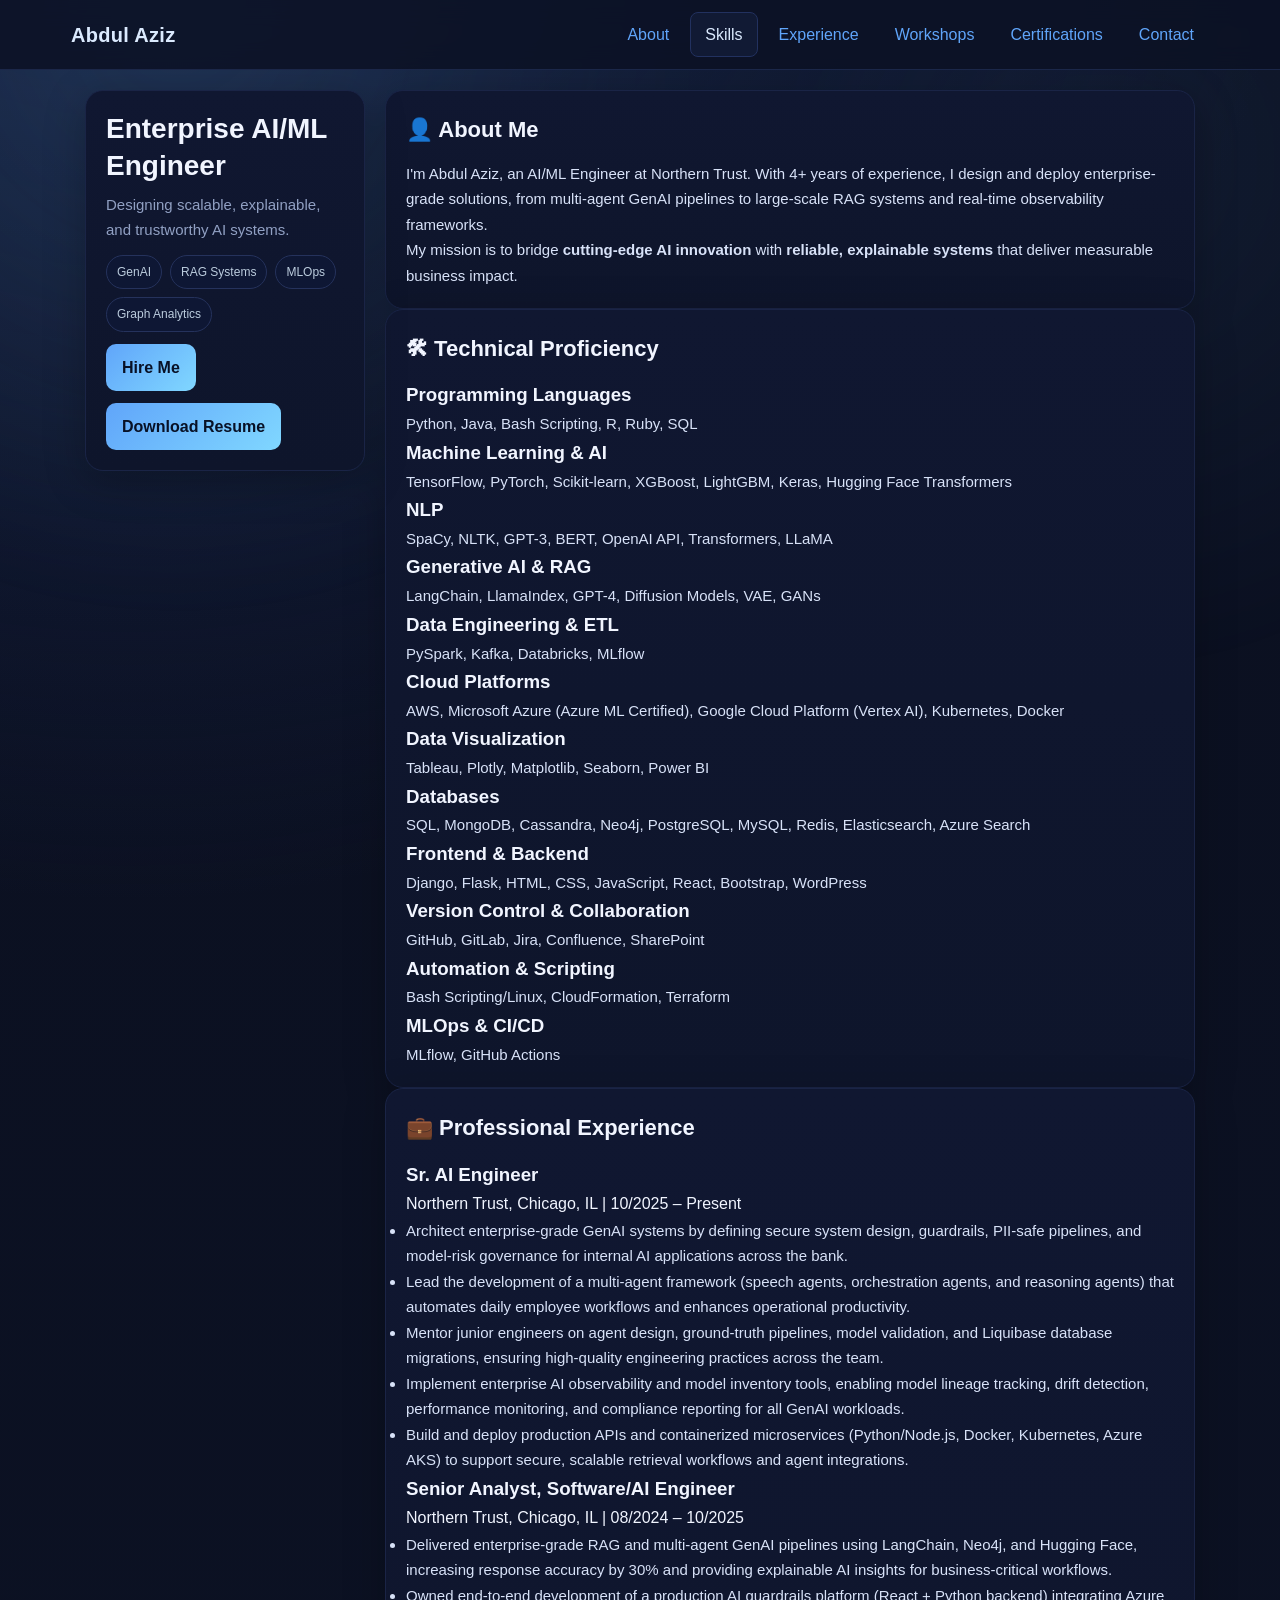
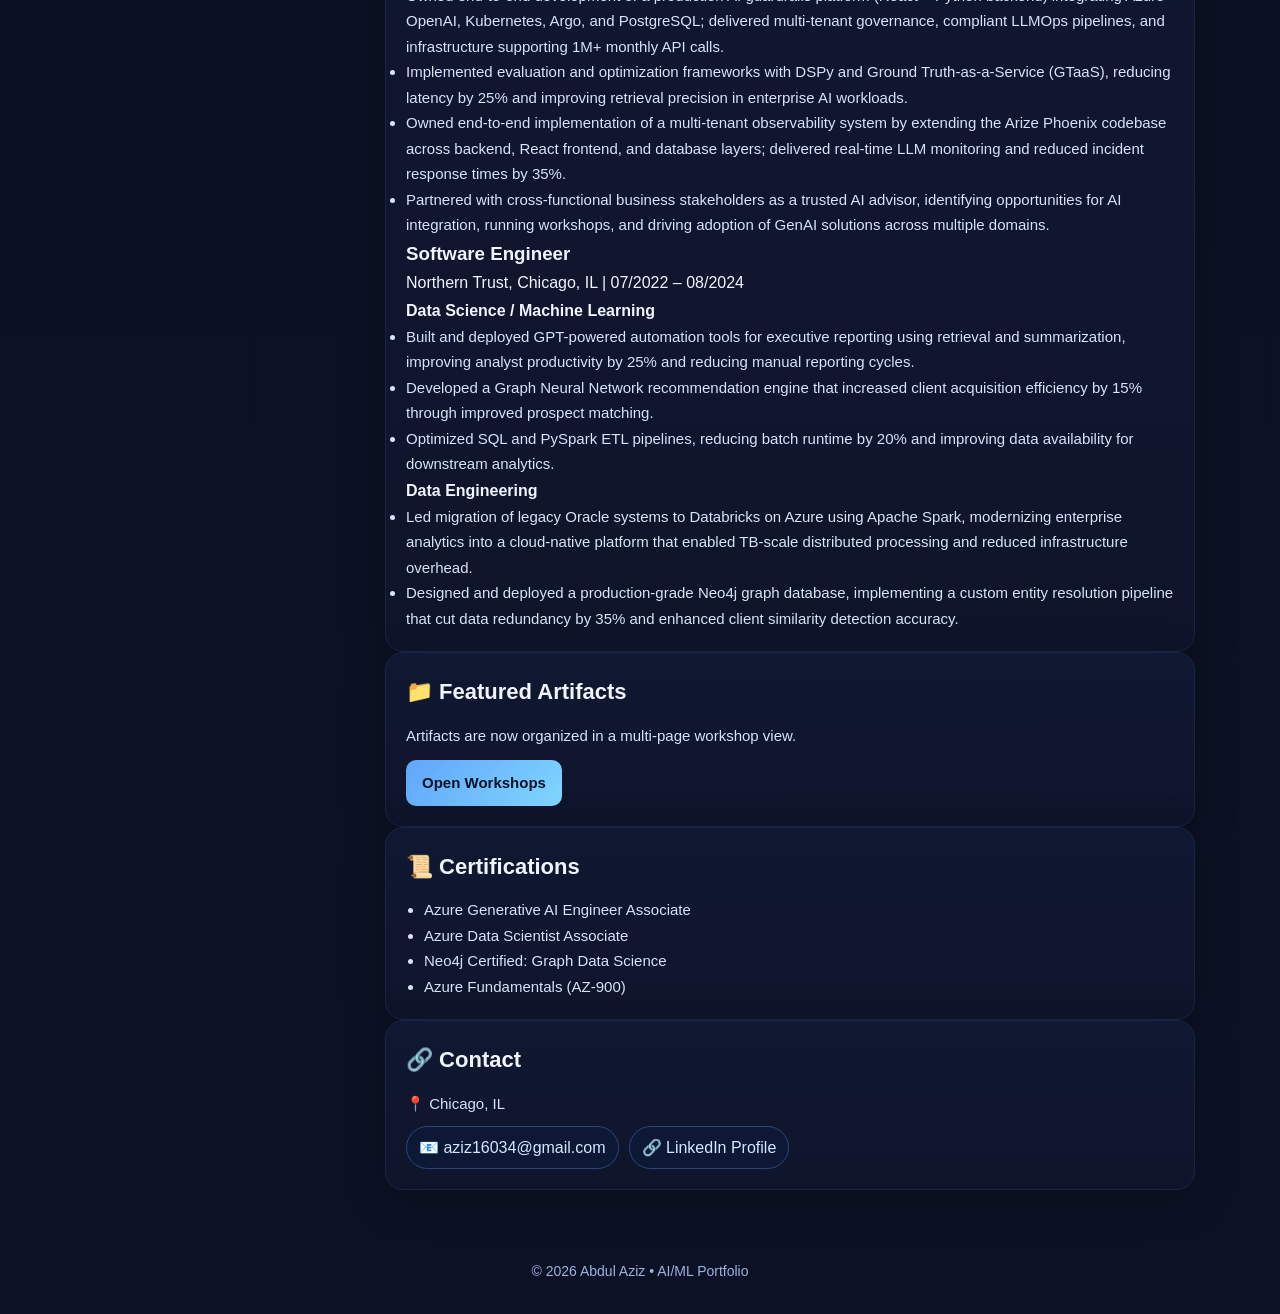
<file: index.html>
<!DOCTYPE html>
<html lang="en">
<head>
  <meta charset="utf-8" />
  <meta name="viewport" content="width=device-width, initial-scale=1" />
  <title>Abdul Aziz MS • AI/ML Engineer Portfolio</title>
  <meta name="description" content="Abdul Aziz — AI/ML Engineer specializing in Generative AI, RAG systems, and MLOps. Building enterprise-ready AI solutions with measurable business impact." />
  <meta property="og:title" content="Abdul Aziz • AI/ML Engineer Portfolio" />
  <meta property="og:description" content="Senior AI/ML Engineer delivering scalable GenAI pipelines, enterprise RAG systems, and MLOps workflows for Fortune 500 companies." />
  <meta property="og:type" content="website" />
  <style>
    :root {
      --bg: #0b1020;
      --panel: #101731;
      --muted: #91a0c3;
      --text: #f1f5ff;
      --brand: #60a5fa;
      --highlight: #7dd3fc;
      --ring: rgba(96,165,250,.35);
      --line: #1a2446;
    }

    * { box-sizing: border-box; margin:0; padding:0; }

    html, body {
      background: radial-gradient(circle at 10% -10%, #162349 0%, transparent 35%), linear-gradient(180deg,#0b1020,#0c1225);
      color: var(--text);
      font-family: 'Segoe UI', Roboto, Helvetica, Arial, sans-serif;
      font-size: 16px;
      line-height: 1.7;
      scroll-behavior: smooth;
      overflow-x: hidden;
    }

    body::before {
      content: "";
      position: fixed;
      inset: -30% -10%;
      background: radial-gradient(circle at 20% 20%, rgba(125,211,252,.12), transparent 35%), radial-gradient(circle at 80% 30%, rgba(96,165,250,.08), transparent 32%);
      filter: blur(30px);
      animation: floatAura 14s ease-in-out infinite;
      pointer-events: none;
      z-index: 0;
    }

    @keyframes floatAura {
      0%, 100% { transform: translateY(0); }
      50% { transform: translateY(24px); }
    }

    a { color: var(--brand); text-decoration: none; }
    a:hover { color: var(--highlight); }

    .wrap { max-width: 1150px; margin: 0 auto; padding: 20px; position: relative; z-index: 1; }

    .nav {
      position: sticky;
      top:0;
      z-index:50;
      background: rgba(12,18,37,0.88);
      backdrop-filter: blur(12px);
      border-bottom: 1px solid #1b2749;
    }

    .nav-inner {
      display: flex;
      justify-content: space-between;
      align-items: center;
      gap: 14px;
      flex-wrap: wrap;
      padding: 12px 6px;
    }

    .brand {
      font-size: 20px;
      font-weight: 700;
      letter-spacing: .3px;
      color: #dbeafe;
    }

    .nav nav { display: flex; flex-wrap: wrap; gap: 6px; }

    .nav a {
      padding: 8px 14px;
      font-weight: 500;
      transition: all .22s ease;
      border-radius: 8px;
      border: 1px solid transparent;
    }

    .nav a:hover,
    .nav a.active {
      background: #111a34;
      border-color: #22315f;
      color: #dbeafe;
    }

    .grid { display:grid; grid-template-columns:280px 1fr; gap:20px; }
    @media(max-width:980px){ .grid { grid-template-columns:1fr; } }

    .card {
      background: linear-gradient(180deg,#101731,#0e152b);
      border: 1px solid var(--line);
      border-radius: 18px;
      padding: 20px;
      box-shadow: 0 10px 40px rgba(0,0,0,.25);
      transition: transform .22s ease, border-color .22s ease;
    }

    .card:hover { transform: translateY(-3px); border-color: #284082; }

    .hero h1 {
      font-size: 28px;
      font-weight: 700;
      line-height: 1.3;
      margin-bottom: 8px;
    }

    .hero p { font-size: 15px; color: var(--muted); }

    .chips { display:flex; flex-wrap:wrap; gap:8px; margin-top:12px; }

    .chip {
      font-size:12px;
      padding:6px 10px;
      border-radius:20px;
      border:1px solid #25325c;
      background:#0e1734;
      color:#bcd;
    }

    .btn {
      display:inline-flex;
      align-items:center;
      justify-content:center;
      padding:10px 16px;
      margin-top:12px;
      border-radius:10px;
      font-weight:600;
      background: linear-gradient(135deg, var(--brand), #80d7ff);
      color:#081126;
      transition: transform .2s ease, box-shadow .2s ease;
    }

    .btn:hover { transform: translateY(-2px); box-shadow: 0 8px 20px rgba(96,165,250,.35); color:#081126; }

    h2 { font-size: 22px; margin-bottom: 12px; font-weight: 600; }

    .section p, .section li { font-size: 15px; color: #d8e2f8; }

    .reveal {
      opacity: 0;
      transform: translateY(20px);
      transition: opacity .6s ease, transform .6s ease;
    }

    .reveal.in-view { opacity: 1; transform: translateY(0); }

    .skill-grid {
      display: grid;
      grid-template-columns: 1fr 1fr;
      gap: 14px;
      margin-top: 12px;
    }

    @media (max-width: 760px) {
      .skill-grid { grid-template-columns: 1fr; }
    }

    .skill-item {
      border: 1px solid #24335f;
      border-radius: 12px;
      padding: 12px;
      background: #0d1733;
    }

    .skill-item h3 { font-size: 14px; margin-bottom: 8px; color: #d8e7ff; }

    .meter {
      height: 8px;
      border-radius: 999px;
      background: #152344;
      overflow: hidden;
      margin-top: 4px;
    }

    .meter > span {
      display: block;
      height: 100%;
      width: 0;
      border-radius: 999px;
      background: linear-gradient(90deg, #66b3ff, #7dd3fc);
      transition: width 1s ease;
    }

    .timeline { display: grid; gap: 12px; margin-top: 8px; }

    .timeline-item {
      border-left: 2px solid #2a437d;
      padding-left: 14px;
    }

    .metrics {
      display: flex;
      flex-wrap: wrap;
      gap: 8px;
      margin-top: 8px;
    }

    .metric {
      border: 1px solid #2b467f;
      border-radius: 999px;
      padding: 4px 10px;
      font-size: 12px;
      color: #b7cbf7;
      background: #101d3f;
    }

    .artifact {
      margin-top: 12px;
      border: 1px solid #24335f;
      border-radius: 14px;
      padding: 14px;
      background: #0f1938;
    }

    .artifact img {
      width:100%;
      max-width:800px;
      margin-top:15px;
      border-radius:10px;
      box-shadow:0 10px 20px rgba(0,0,0,0.25);
      cursor: zoom-in;
      transition: transform .2s ease;
    }

    .artifact img:hover { transform: scale(1.01); }

    .contact-links {
      display: flex;
      gap: 10px;
      flex-wrap: wrap;
      margin-top: 10px;
    }

    .contact-pill {
      display: inline-flex;
      align-items: center;
      gap: 8px;
      border: 1px solid #2c467d;
      padding: 7px 12px;
      border-radius: 999px;
      color: #d7e6ff;
      background: #0d1835;
    }

    .to-top {
      position: fixed;
      right: 20px;
      bottom: 20px;
      border: 1px solid #365293;
      background: rgba(18, 31, 66, 0.95);
      color: #dbeafe;
      border-radius: 10px;
      padding: 10px 12px;
      cursor: pointer;
      opacity: 0;
      pointer-events: none;
      transform: translateY(12px);
      transition: all .25s ease;
      z-index: 20;
    }

    .to-top.show { opacity: 1; pointer-events: auto; transform: translateY(0); }

    .lightbox {
      position: fixed;
      inset: 0;
      background: rgba(4,8,18,0.88);
      display: none;
      align-items: center;
      justify-content: center;
      padding: 20px;
      z-index: 90;
    }

    .lightbox.open { display: flex; }

    .lightbox img {
      max-width: min(1100px, 95vw);
      max-height: 90vh;
      border-radius: 12px;
      border: 1px solid #29417a;
    }

    footer {
      padding: 30px 12px;
      text-align: center;
      color: #9db2df;
      font-size: 14px;
      margin-top: 20px;
    }
  </style>
</head>
<body>
  <div class="nav">
    <div class="wrap nav-inner">
      <div class="brand">Abdul Aziz</div>
      <nav>
        <a href="#about">About</a>
        <a href="#skills">Skills</a>
        <a href="#experience">Experience</a>
        <a href="workshop.html">Workshops</a>
        <a href="#certs">Certifications</a>
        <a href="#contact">Contact</a>
      </nav>
    </div>
  </div>

  <!-- Content -->
  <div class="wrap top-space">
    <div class="grid">
      <aside class="side reveal">
        <div class="card hero">
          <h1>Enterprise AI/ML Engineer</h1>
          <p>Designing scalable, explainable, and trustworthy AI systems.</p>
          <div class="chips">
            <span class="chip">GenAI</span>
            <span class="chip">RAG Systems</span>
            <span class="chip">MLOps</span>
            <span class="chip">Graph Analytics</span>
          </div>
          <div class="actions">
            <a class="btn" href="#contact">Hire Me</a>
            <a class="btn secondary" href="Abdul.Aziz_Resume (5).pdf" target="_blank">Download Resume</a>
          </div>
        </div>
      </aside>

      <!-- Main -->
      <main class="stack">
        <section id="about" class="card section">
          <h2>👤 About Me</h2>
          <p>I'm Abdul Aziz, an AI/ML Engineer at Northern Trust. With 4+ years of experience, I design and deploy enterprise-grade solutions, from multi-agent GenAI pipelines to large-scale RAG systems and real-time observability frameworks.</p>
          <p>My mission is to bridge <strong>cutting-edge AI innovation</strong> with <strong>reliable, explainable systems</strong> that deliver measurable business impact.</p>
        </section>

        <section id="skills" class="card section">
          <h2>🛠 Technical Proficiency</h2>
          <div class="proficiency-grid">
            <div class="proficiency-card">
              <h3>Programming Languages</h3>
              <p>Python, Java, Bash Scripting, R, Ruby, SQL</p>
            </div>
            <div class="proficiency-card">
              <h3>Machine Learning & AI</h3>
              <p>TensorFlow, PyTorch, Scikit-learn, XGBoost, LightGBM, Keras, Hugging Face Transformers</p>
            </div>
            <div class="proficiency-card">
              <h3>NLP</h3>
              <p>SpaCy, NLTK, GPT-3, BERT, OpenAI API, Transformers, LLaMA</p>
            </div>
            <div class="proficiency-card">
              <h3>Generative AI & RAG</h3>
              <p>LangChain, LlamaIndex, GPT-4, Diffusion Models, VAE, GANs</p>
            </div>
            <div class="proficiency-card">
              <h3>Data Engineering & ETL</h3>
              <p>PySpark, Kafka, Databricks, MLflow</p>
            </div>
            <div class="proficiency-card">
              <h3>Cloud Platforms</h3>
              <p>AWS, Microsoft Azure (Azure ML Certified), Google Cloud Platform (Vertex AI), Kubernetes, Docker</p>
            </div>
            <div class="proficiency-card">
              <h3>Data Visualization</h3>
              <p>Tableau, Plotly, Matplotlib, Seaborn, Power BI</p>
            </div>
            <div class="proficiency-card">
              <h3>Databases</h3>
              <p>SQL, MongoDB, Cassandra, Neo4j, PostgreSQL, MySQL, Redis, Elasticsearch, Azure Search</p>
            </div>
            <div class="proficiency-card">
              <h3>Frontend & Backend</h3>
              <p>Django, Flask, HTML, CSS, JavaScript, React, Bootstrap, WordPress</p>
            </div>
            <div class="proficiency-card">
              <h3>Version Control & Collaboration</h3>
              <p>GitHub, GitLab, Jira, Confluence, SharePoint</p>
            </div>
            <div class="proficiency-card">
              <h3>Automation & Scripting</h3>
              <p>Bash Scripting/Linux, CloudFormation, Terraform</p>
            </div>
            <div class="proficiency-card">
              <h3>MLOps & CI/CD</h3>
              <p>MLflow, GitHub Actions</p>
            </div>
          </div>
        </section>

        <section id="experience" class="card section">
          <h2>💼 Professional Experience</h2>

          <article class="experience-item">
            <div class="experience-head">
              <h3>Sr. AI Engineer</h3>
              <span class="experience-meta">Northern Trust, Chicago, IL | 10/2025 – Present</span>
            </div>
            <ul class="experience-points">
              <li>Architect enterprise-grade GenAI systems by defining secure system design, guardrails, PII-safe pipelines, and model-risk governance for internal AI applications across the bank.</li>
              <li>Lead the development of a multi-agent framework (speech agents, orchestration agents, and reasoning agents) that automates daily employee workflows and enhances operational productivity.</li>
              <li>Mentor junior engineers on agent design, ground-truth pipelines, model validation, and Liquibase database migrations, ensuring high-quality engineering practices across the team.</li>
              <li>Implement enterprise AI observability and model inventory tools, enabling model lineage tracking, drift detection, performance monitoring, and compliance reporting for all GenAI workloads.</li>
              <li>Build and deploy production APIs and containerized microservices (Python/Node.js, Docker, Kubernetes, Azure AKS) to support secure, scalable retrieval workflows and agent integrations.</li>
            </ul>
          </article>

          <article class="experience-item">
            <div class="experience-head">
              <h3>Senior Analyst, Software/AI Engineer</h3>
              <span class="experience-meta">Northern Trust, Chicago, IL | 08/2024 – 10/2025</span>
            </div>
            <ul class="experience-points">
              <li>Delivered enterprise-grade RAG and multi-agent GenAI pipelines using LangChain, Neo4j, and Hugging Face, increasing response accuracy by 30% and providing explainable AI insights for business-critical workflows.</li>
              <li>Owned end-to-end development of a production AI guardrails platform (React + Python backend) integrating Azure OpenAI, Kubernetes, Argo, and PostgreSQL; delivered multi-tenant governance, compliant LLMOps pipelines, and infrastructure supporting 1M+ monthly API calls.</li>
              <li>Implemented evaluation and optimization frameworks with DSPy and Ground Truth-as-a-Service (GTaaS), reducing latency by 25% and improving retrieval precision in enterprise AI workloads.</li>
              <li>Owned end-to-end implementation of a multi-tenant observability system by extending the Arize Phoenix codebase across backend, React frontend, and database layers; delivered real-time LLM monitoring and reduced incident response times by 35%.</li>
              <li>Partnered with cross-functional business stakeholders as a trusted AI advisor, identifying opportunities for AI integration, running workshops, and driving adoption of GenAI solutions across multiple domains.</li>
            </ul>
          </article>

          <article class="experience-item">
            <div class="experience-head">
              <h3>Software Engineer</h3>
              <span class="experience-meta">Northern Trust, Chicago, IL | 07/2022 – 08/2024</span>
            </div>
            <h4>Data Science / Machine Learning</h4>
            <ul class="experience-points">
              <li>Built and deployed GPT-powered automation tools for executive reporting using retrieval and summarization, improving analyst productivity by 25% and reducing manual reporting cycles.</li>
              <li>Developed a Graph Neural Network recommendation engine that increased client acquisition efficiency by 15% through improved prospect matching.</li>
              <li>Optimized SQL and PySpark ETL pipelines, reducing batch runtime by 20% and improving data availability for downstream analytics.</li>
            </ul>
            <h4>Data Engineering</h4>
            <ul class="experience-points">
              <li>Led migration of legacy Oracle systems to Databricks on Azure using Apache Spark, modernizing enterprise analytics into a cloud-native platform that enabled TB-scale distributed processing and reduced infrastructure overhead.</li>
              <li>Designed and deployed a production-grade Neo4j graph database, implementing a custom entity resolution pipeline that cut data redundancy by 35% and enhanced client similarity detection accuracy.</li>
            </ul>
          </article>
        </section>

        <section id="projects" class="card section">
          <h2>📁 Featured Artifacts</h2>
          <p>Artifacts are now organized in a multi-page workshop view.</p>
          <p><a class="btn" href="workshop.html">Open Workshops</a></p>
        </section>

        <section id="certs" class="card section reveal">
          <h2>📜 Certifications</h2>
          <ul style="padding-left:18px;">
            <li>Azure Generative AI Engineer Associate</li>
            <li>Azure Data Scientist Associate</li>
            <li>Neo4j Certified: Graph Data Science</li>
            <li>Azure Fundamentals (AZ-900)</li>
          </ul>
        </section>

        <section id="contact" class="card section reveal">
          <h2>🔗 Contact</h2>
          <p>📍 Chicago, IL</p>
          <div class="contact-links">
            <a class="contact-pill" href="mailto:aziz16034@gmail.com">📧 aziz16034@gmail.com</a>
            <a class="contact-pill" href="https://www.linkedin.com/in/aziz16034" target="_blank" rel="noopener noreferrer">🔗 LinkedIn Profile</a>
          </div>
        </section>
      </main>
    </div>
  </div>

  <footer>
    © 2026 Abdul Aziz • AI/ML Portfolio
  </footer>

  <button class="to-top" id="toTopBtn" aria-label="Back to top">↑ Top</button>

  <div class="lightbox" id="lightbox" aria-hidden="true">
    <img src="ChatGPT Image Mar 12, 2026, 05_36_57 PM.png" alt="Expanded machine learning infographic" />
  </div>

  <script>
    const revealEls = document.querySelectorAll('.reveal');
    const observer = new IntersectionObserver(entries => {
      entries.forEach(entry => {
        if (entry.isIntersecting) {
          entry.target.classList.add('in-view');

          const meters = entry.target.querySelectorAll('.meter > span[data-level]');
          meters.forEach(bar => {
            if (!bar.dataset.animated) {
              bar.style.width = `${bar.dataset.level}%`;
              bar.dataset.animated = 'true';
            }
          });
        }
      });
    }, { threshold: 0.2 });

    revealEls.forEach(el => observer.observe(el));

    const sections = document.querySelectorAll('main section[id]');
    const navLinks = document.querySelectorAll('.nav nav a');
    const linkById = Object.fromEntries([...navLinks].map(a => [a.getAttribute('href').slice(1), a]));

    const navObserver = new IntersectionObserver(entries => {
      entries.forEach(entry => {
        if (entry.isIntersecting) {
          navLinks.forEach(link => link.classList.remove('active'));
          const activeLink = linkById[entry.target.id];
          if (activeLink) activeLink.classList.add('active');
        }
      });
    }, { threshold: 0.45 });

    sections.forEach(section => navObserver.observe(section));

    const toTopBtn = document.getElementById('toTopBtn');
    window.addEventListener('scroll', () => {
      if (window.scrollY > 500) {
        toTopBtn.classList.add('show');
      } else {
        toTopBtn.classList.remove('show');
      }
    });

    toTopBtn.addEventListener('click', () => window.scrollTo({ top: 0, behavior: 'smooth' }));

    const artifactImg = document.getElementById('artifactImage');
    const lightbox = document.getElementById('lightbox');

    artifactImg.addEventListener('click', () => {
      lightbox.classList.add('open');
      lightbox.setAttribute('aria-hidden', 'false');
    });

    lightbox.addEventListener('click', () => {
      lightbox.classList.remove('open');
      lightbox.setAttribute('aria-hidden', 'true');
    });

    window.addEventListener('keydown', (event) => {
      if (event.key === 'Escape' && lightbox.classList.contains('open')) {
        lightbox.classList.remove('open');
        lightbox.setAttribute('aria-hidden', 'true');
      }
    });
  </script>
</body>
</html>
</file>
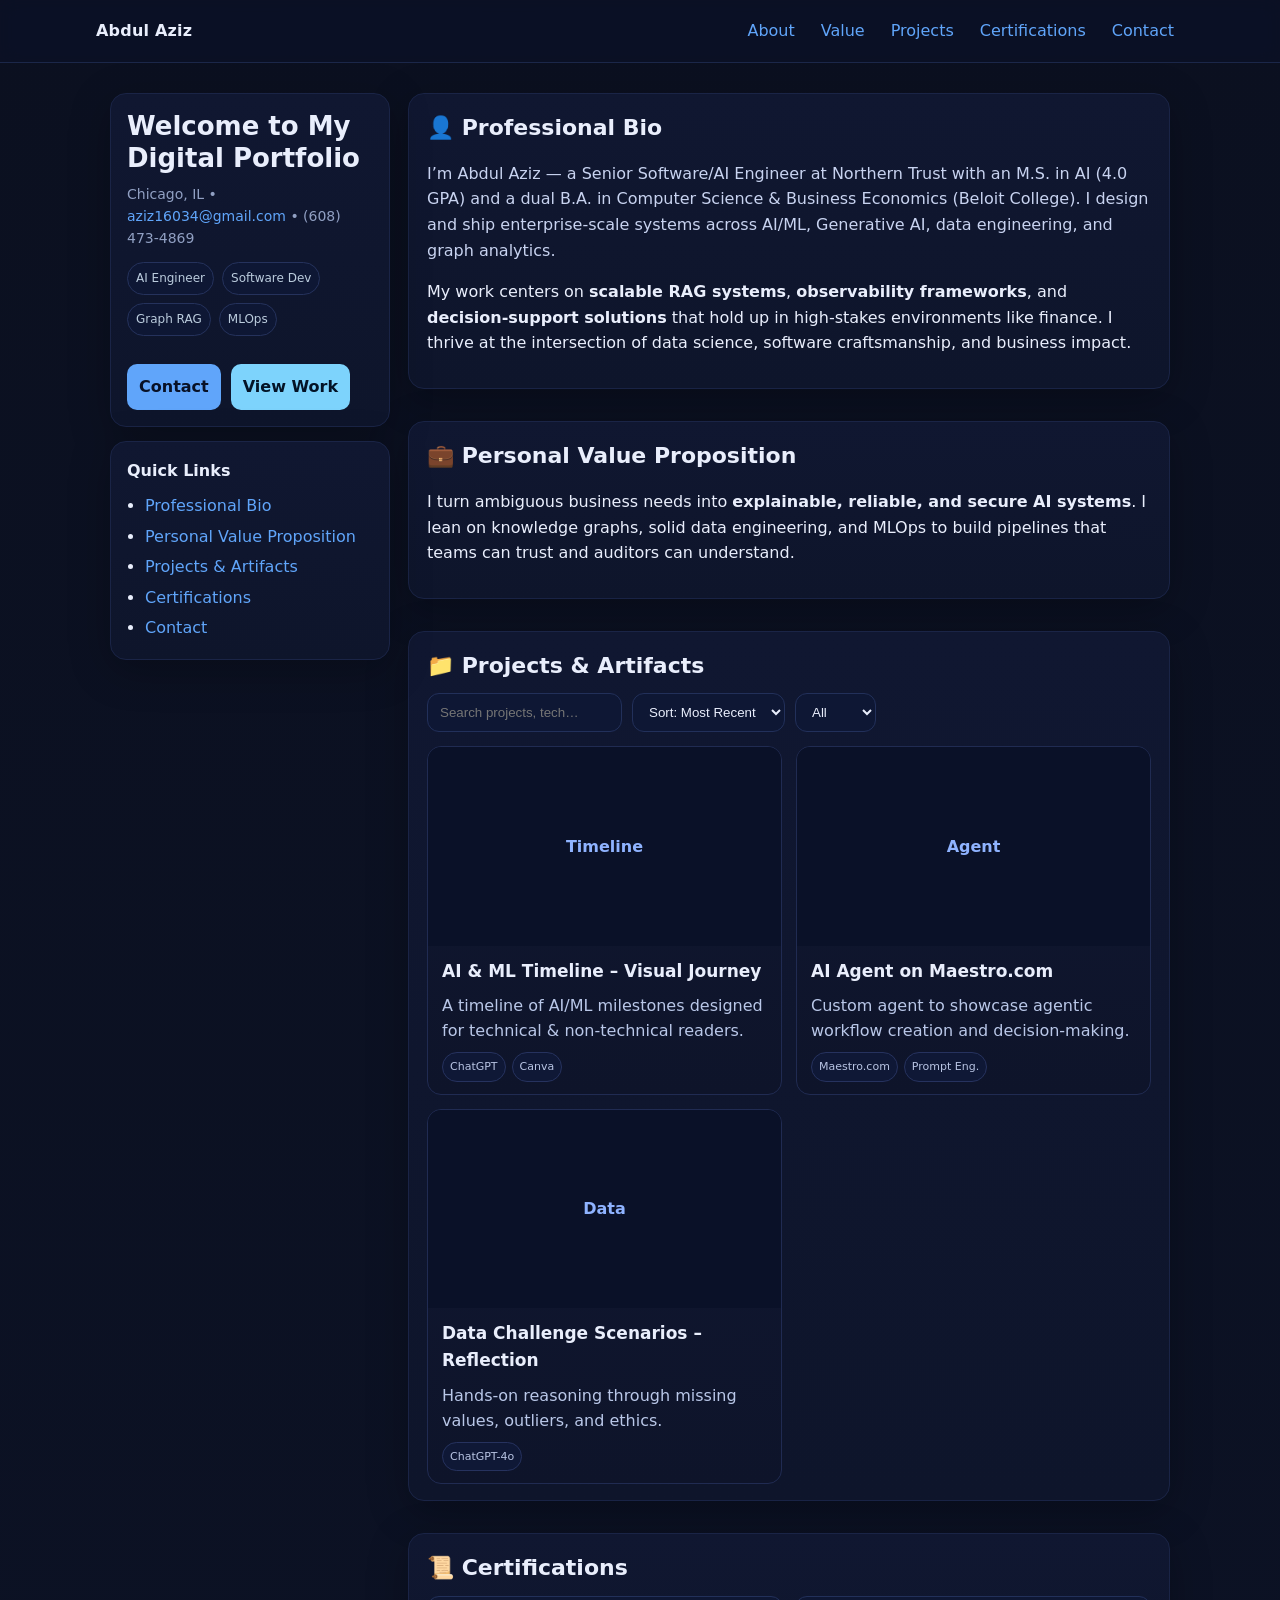
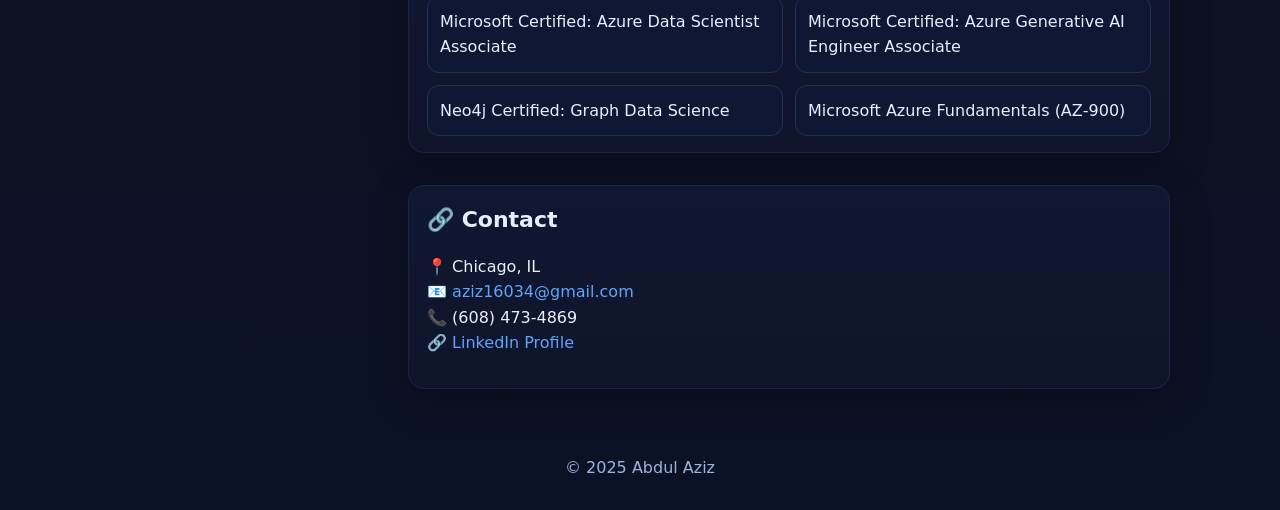
<file: portfol.html>
<!DOCTYPE html>
<html lang="en">
<head>
  <meta charset="utf-8" />
  <meta name="viewport" content="width=device-width, initial-scale=1" />
  <title>Abdul Aziz • AI Engineer Portfolio</title>
  <style>
    :root{
      --bg:#0b1020;--panel:#101731;--muted:#91a0c3;--text:#e9eefc;--brand:#60a5fa;--ring:rgba(96,165,250,.35);
    }
    *{box-sizing:border-box}
    html,body{margin:0;background:linear-gradient(180deg,#0b1020,#0c1225);color:var(--text);font:16px/1.6 system-ui,-apple-system,Segoe UI,Roboto,Helvetica,Arial}
    a{color:var(--brand);text-decoration:none}
    /* Shell */
    .wrap{max-width:1100px;margin:0 auto;padding:20px}
    .nav{position:sticky;top:0;z-index:30;background:rgba(12,18,37,.7);backdrop-filter:saturate(140%) blur(10px);border-bottom:1px solid #1b2749}
    .nav-inner{display:flex;gap:14px;align-items:center;justify-content:space-between;padding:10px 6px}
    .nav a{padding:8px 10px;border-radius:10px}
    .nav a:hover{background:#111a34}
    .brand{font-weight:700;letter-spacing:.2px}
    .grid{display:grid;grid-template-columns: 280px 1fr;gap:18px}
    @media (max-width:980px){.grid{grid-template-columns:1fr}}

    /* Sidebar */
    .side{position:sticky;top:62px;align-self:start;display:flex;flex-direction:column;gap:14px}
    .card{background:linear-gradient(180deg,#101731,#0e152b);border:1px solid #1a2446;border-radius:16px;padding:16px;box-shadow:0 10px 40px rgba(0,0,0,.25)}
    .hero{display:flex;flex-direction:column;gap:8px}
    .hero h1{font-size:26px;line-height:1.25;margin:0}
    .meta{color:var(--muted);font-size:14px}
    .chips{display:flex;flex-wrap:wrap;gap:8px;margin-top:4px}
    .chip{font-size:12px;padding:6px 8px;border-radius:999px;border:1px solid #25325c;background:#0e1734;color:#bcd}

    /* Main */
    section{scroll-margin-top:80px}
    h2{margin:0 0 10px;font-size:22px}
    .section{padding:16px 18px;margin-bottom:16px}
    .lead{color:#c8d3f0}

    /* Projects Gallery */
    .controls{display:flex;flex-wrap:wrap;gap:10px;margin:8px 0 14px}
    .search,select{border:1px solid #22305a;background:#0e1734;color:var(--text);padding:10px 12px;border-radius:12px;outline:none}
    .gallery{display:grid;grid-template-columns:repeat(auto-fill,minmax(260px,1fr));gap:14px}
    .proj{background:linear-gradient(180deg,#101731,#0e142a);border:1px solid #202b52;border-radius:14px;overflow:hidden}
    .thumb{aspect-ratio:16/9;background:#0a1128;display:flex;align-items:center;justify-content:center;color:#8fb3ff;font-weight:700}
    .pbody{padding:12px 14px}
    .pbody h3{margin:0 0 8px;font-size:17px}
    .tags{display:flex;flex-wrap:wrap;gap:6px}
    .tag{font-size:11px;padding:5px 7px;border:1px solid #26325e;border-radius:999px;background:#0f1836;color:#b8c4e3}
    .btn{display:inline-block;margin-top:10px;padding:10px 12px;border-radius:10px;background:var(--brand);color:#081126;font-weight:700}

    /* Modal */
    dialog{width:min(860px,92vw);border:none;padding:0;border-radius:16px;overflow:hidden;background:#0f152b;color:var(--text);box-shadow:0 20px 80px rgba(0,0,0,.6)}
    dialog::backdrop{background:rgba(6,10,24,.7)}
    .mhead{display:flex;align-items:center;justify-content:space-between;padding:14px 16px;border-bottom:1px solid #22305a;background:#0d1426}
    .mbody{padding:16px;max-height:70vh;overflow:auto}
    .close{background:#0e1734;border:1px solid #2a3969;color:#cfe;cursor:pointer;border-radius:10px;padding:8px 10px}

    /* Cert list */
    .certs{display:grid;grid-template-columns:repeat(auto-fill,minmax(260px,1fr));gap:12px}
    .cert{background:#0e1734;border:1px solid #22305a;border-radius:12px;padding:12px}

    footer{padding:30px 12px;text-align:center;color:#9db2df}
  </style>
</head>
<body>
  <!-- Top Nav -->
  <div class="nav">
    <div class="wrap nav-inner">
      <div class="brand">Abdul Aziz</div>
      <nav style="display:flex;gap:6px;flex-wrap:wrap">
        <a href="#about">About</a>
        <a href="#value">Value</a>
        <a href="#projects">Projects</a>
        <a href="#certs">Certifications</a>
        <a href="#contact">Contact</a>
      </nav>
    </div>
  </div>

  <div class="wrap" style="margin-top:10px">
    <div class="grid">
      <!-- Sidebar -->
      <aside class="side">
        <div class="card hero">
          <h1>Welcome to My Digital Portfolio</h1>
          <div class="meta">Chicago, IL • <a href="mailto:aziz16034@gmail.com">aziz16034@gmail.com</a> • (608) 473‑4869</div>
          <div class="chips">
            <span class="chip">AI Engineer</span>
            <span class="chip">Software Dev</span>
            <span class="chip">Graph RAG</span>
            <span class="chip">MLOps</span>
          </div>
          <div style="display:flex;gap:10px;margin-top:10px">
            <a class="btn" href="#contact">Contact</a>
            <a class="btn" href="#projects" style="background:#7dd3fc;color:#031326">View Work</a>
          </div>
        </div>

        <div class="card">
          <strong>Quick Links</strong>
          <ul style="margin:8px 0 0 18px; padding:0; line-height:1.9">
            <li><a href="#about">Professional Bio</a></li>
            <li><a href="#value">Personal Value Proposition</a></li>
            <li><a href="#projects">Projects & Artifacts</a></li>
            <li><a href="#certs">Certifications</a></li>
            <li><a href="#contact">Contact</a></li>
          </ul>
        </div>
      </aside>

      <!-- Main content -->
      <main style="display:flex;flex-direction:column;gap:16px">
        <section id="about" class="card section">
          <h2>👤 Professional Bio</h2>
          <p class="lead">I’m Abdul Aziz — a Senior Software/AI Engineer at Northern Trust with an M.S. in AI (4.0 GPA) and a dual B.A. in Computer Science & Business Economics (Beloit College). I design and ship enterprise‑scale systems across AI/ML, Generative AI, data engineering, and graph analytics.</p>
          <p>My work centers on <strong>scalable RAG systems</strong>, <strong>observability frameworks</strong>, and <strong>decision‑support solutions</strong> that hold up in high‑stakes environments like finance. I thrive at the intersection of data science, software craftsmanship, and business impact.</p>
        </section>

        <section id="value" class="card section">
          <h2>💼 Personal Value Proposition</h2>
          <p>I turn ambiguous business needs into <strong>explainable, reliable, and secure AI systems</strong>. I lean on knowledge graphs, solid data engineering, and MLOps to build pipelines that teams can trust and auditors can understand.</p>
        </section>

        <section id="projects" class="card section">
          <h2>📁 Projects & Artifacts</h2>
          <div class="controls">
            <input id="q" class="search" placeholder="Search projects, tech…" />
            <select id="sort">
              <option value="recent">Sort: Most Recent</option>
              <option value="alpha">Sort: A → Z</option>
            </select>
            <select id="filter">
              <option value="all">All</option>
              <option value="ai">AI/ML</option>
              <option value="data">Data</option>
              <option value="tools">Tools</option>
            </select>
          </div>

          <div id="gallery" class="gallery"></div>
        </section>

        <section id="certs" class="card section">
          <h2>📜 Certifications</h2>
          <div class="certs">
            <div class="cert">Microsoft Certified: Azure Data Scientist Associate</div>
            <div class="cert">Microsoft Certified: Azure Generative AI Engineer Associate</div>
            <div class="cert">Neo4j Certified: Graph Data Science</div>
            <div class="cert">Microsoft Azure Fundamentals (AZ‑900)</div>
          </div>
        </section>

        <section id="contact" class="card section">
          <h2>🔗 Contact</h2>
          <p>📍 Chicago, IL<br />📧 <a href="mailto:aziz16034@gmail.com">aziz16034@gmail.com</a><br />📞 (608) 473‑4869<br />🔗 <a href="https://www.linkedin.com/" target="_blank" rel="noopener">LinkedIn Profile</a></p>
        </section>
      </main>
    </div>
  </div>

  <footer>© 2025 Abdul Aziz</footer>

  <!-- Modal -->
  <dialog id="modal">
    <div class="mhead">
      <strong id="mTitle">Title</strong>
      <button class="close" onclick="modal.close()">Close</button>
    </div>
    <div id="mBody" class="mbody"></div>
  </dialog>

  <script>
    // ——— Project data from your doc ———
    const projects = [
      {
        title: "AI & ML Timeline – Visual Journey",
        desc: "A timeline of AI/ML milestones designed for technical & non‑technical readers.",
        tag: ["tools"],
        date: "2025-07-01",
        cover: "Timeline",
        tech: ["ChatGPT","Canva"],
        details: `<p><strong>Objective:</strong> Highlight pivotal milestones, breakthroughs, and trends.</p>
                  <p><strong>Process:</strong> Curated content with ChatGPT; designed visuals in Canva.</p>
                  <p><strong>Value:</strong> Communicates complex ideas clearly for stakeholders.</p>`
      },
      {
        title: "AI Agent on Maestro.com",
        desc: "Custom agent to showcase agentic workflow creation and decision‑making.",
        tag: ["ai"],
        date: "2025-06-12",
        cover: "Agent",
        tech: ["Maestro.com","Prompt Eng."],
        details: `<p><strong>Objective:</strong> Design & implement a configurable AI agent.</p>
                  <p><strong>Process:</strong> Iterative prompt/workflow refinement; scenario testing.</p>
                  <p><strong>Value:</strong> Demonstrates low‑code agent design & adaptability.</p>`
      },
      {
        title: "Data Challenge Scenarios – Reflection",
        desc: "Hands‑on reasoning through missing values, outliers, and ethics.",
        tag: ["data"],
        date: "2025-05-20",
        cover: "Data",
        tech: ["ChatGPT-4o"],
        details: `<p>Course: AIML‑500 Machine Learning Fundamentals<br/>Assignment: 4.3 Data Challenge Scenarios</p>
                  <ul><li>Always question patterns before fixes</li><li>Not all outliers/missing values need filling</li><li>Context & documentation matter</li></ul>`
      }
    ];

    const gallery = document.getElementById('gallery');
    const q = document.getElementById('q');
    const sortSel = document.getElementById('sort');
    const filterSel = document.getElementById('filter');
    const modal = document.getElementById('modal');
    const mTitle = document.getElementById('mTitle');
    const mBody = document.getElementById('mBody');

    let state = { q:'', sort:'recent', filter:'all' };

    q.addEventListener('input', ()=>{ state.q=q.value.toLowerCase(); render(); });
    sortSel.addEventListener('change', ()=>{ state.sort=sortSel.value; render(); });
    filterSel.addEventListener('change', ()=>{ state.filter=filterSel.value; render(); });

    function matches(p){
      const hay = (p.title+' '+p.desc+' '+(p.tech||[]).join(' ')).toLowerCase();
      const byQ = !state.q || hay.includes(state.q);
      const byF = state.filter==='all' || p.tag.includes(state.filter);
      return byQ && byF;
    }
    function sortItems(a,b){
      if(state.sort==='alpha') return a.title.localeCompare(b.title);
      return new Date(b.date)-new Date(a.date);
    }
    function card(p,i){
      return `<article class="proj" data-idx="${i}">
                <div class="thumb">${p.cover||'—'}</div>
                <div class="pbody">
                  <h3>${p.title}</h3>
                  <p style="color:#b9c7e8;margin:0 0 8px">${p.desc}</p>
                  <div class="tags">${(p.tech||[]).map(t=>`<span class='tag'>${t}</span>`).join('')}</div>
                </div>
              </article>`;
    }
    function openModal(p){
      mTitle.textContent = p.title; mBody.innerHTML = p.details || '<p>No further details.</p>'; modal.showModal();
    }
    function render(){
      const items = projects.filter(matches).sort(sortItems);
      gallery.innerHTML = items.map((p,i)=>card(p,i)).join('');
      [...gallery.querySelectorAll('.proj')].forEach((el,idx)=> el.addEventListener('click',()=> openModal(items[idx])));
    }
    render();
  </script>
</body>
</html>
</file>
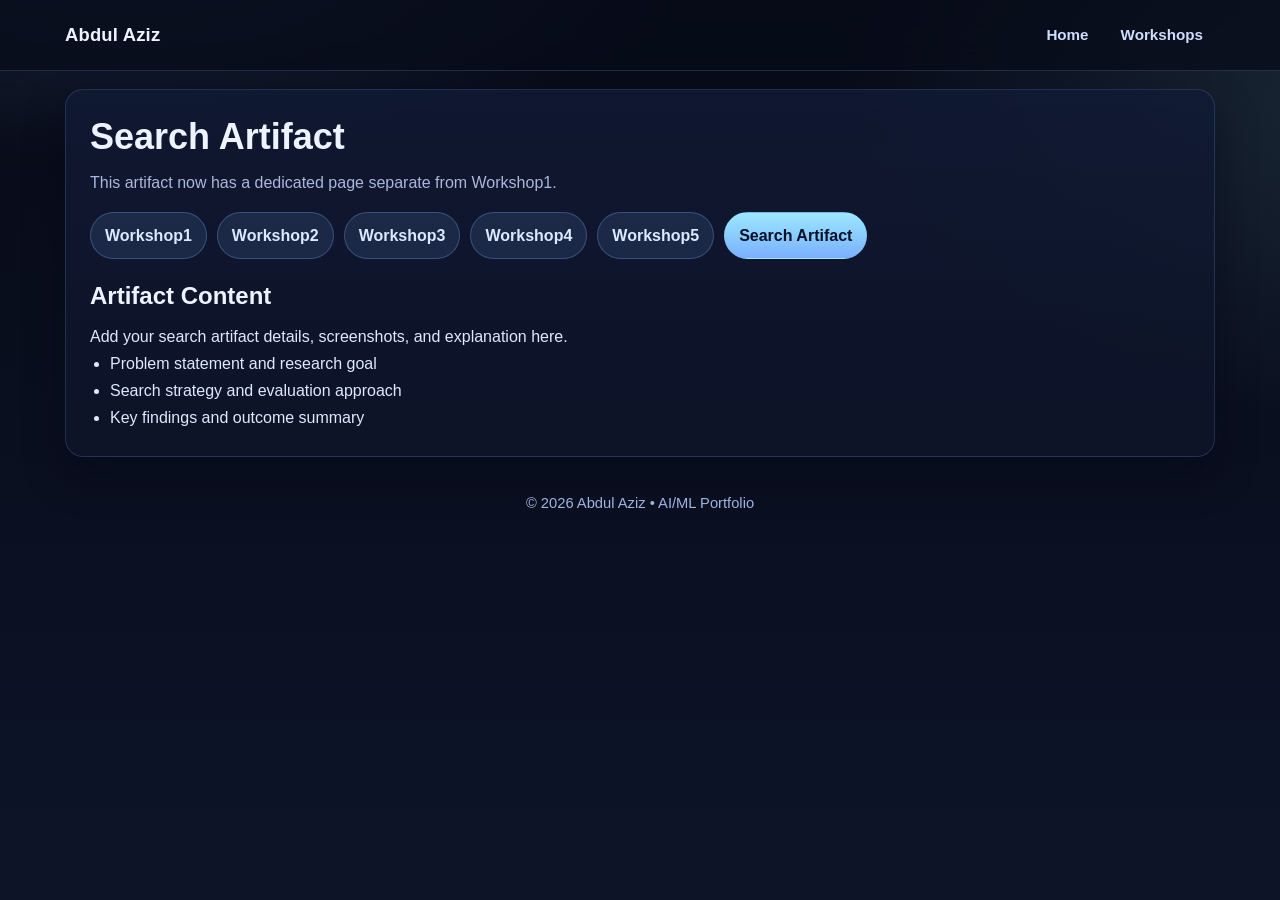
<file: search-artifact.html>
<!DOCTYPE html>
<html lang="en">
<head>
  <meta charset="utf-8" />
  <meta name="viewport" content="width=device-width, initial-scale=1" />
  <title>Search Artifact • Abdul Aziz Portfolio</title>
  <link rel="stylesheet" href="styles.css" />
</head>
<body>
  <div class="nav">
    <div class="wrap nav-inner">
      <div class="brand">Abdul Aziz</div>
      <nav>
        <a href="index.html">Home</a>
        <a href="workshop.html">Workshops</a>
      </nav>
    </div>
  </div>

  <div class="wrap top-space">
    <section class="card">
      <h1>Search Artifact</h1>
      <p class="muted">This artifact now has a dedicated page separate from Workshop1.</p>

      <div class="tabs">
        <a class="tab" href="workshop1.html">Workshop1</a>
        <a class="tab" href="workshop2.html">Workshop2</a>
        <a class="tab" href="workshop3.html">Workshop3</a>
        <a class="tab" href="workshop4.html">Workshop4</a>
        <a class="tab" href="workshop5.html">Workshop5</a>
        <a class="tab active" href="search-artifact.html">Search Artifact</a>
      </div>

      <h2>Artifact Content</h2>
      <p>Add your search artifact details, screenshots, and explanation here.</p>
      <ul>
        <li>Problem statement and research goal</li>
        <li>Search strategy and evaluation approach</li>
        <li>Key findings and outcome summary</li>
      </ul>
    </section>
  </div>
  <footer>
    © 2026 Abdul Aziz • AI/ML Portfolio
  </footer>
</body>
</html>
</file>
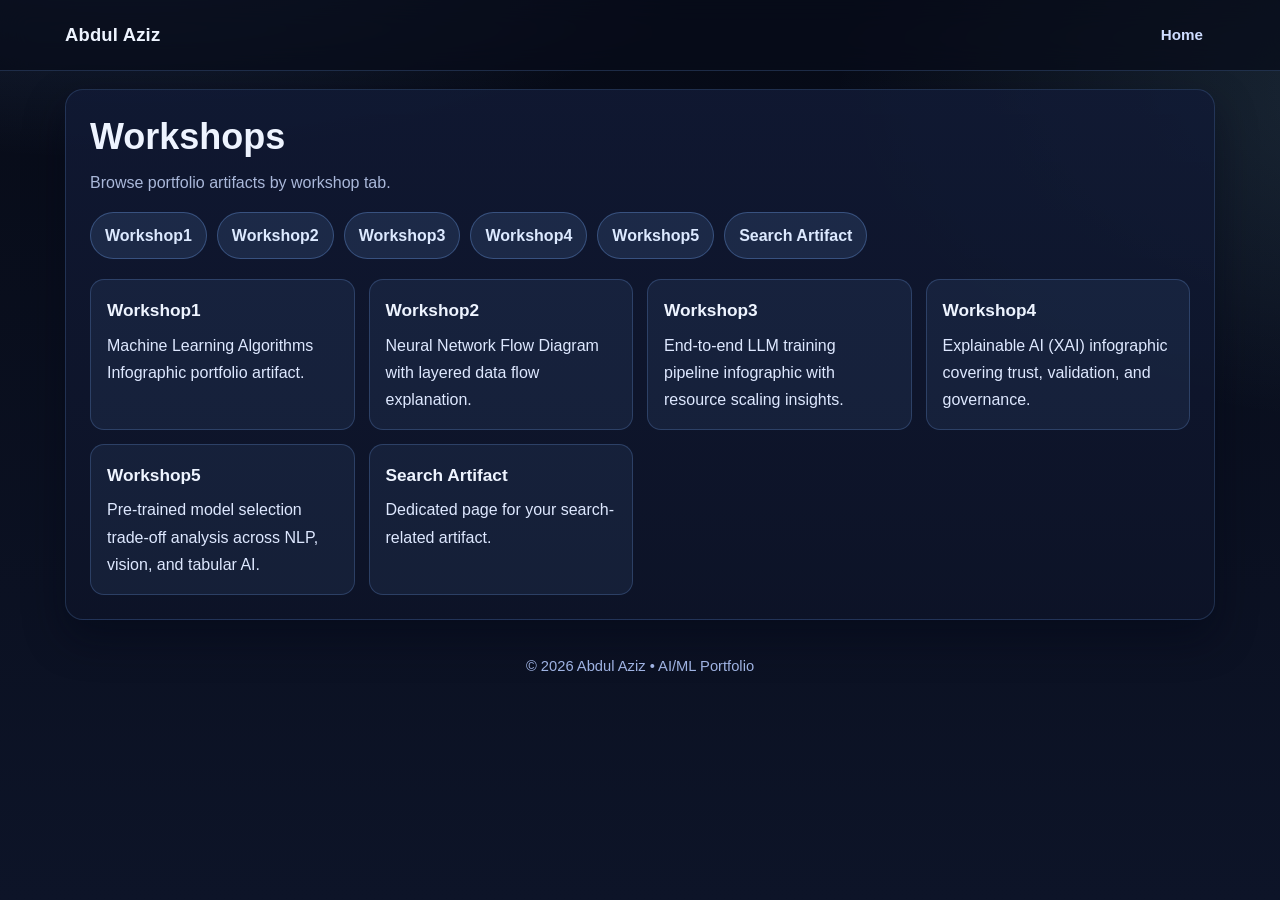
<file: workshop.html>
<!DOCTYPE html>
<html lang="en">
<head>
  <meta charset="utf-8" />
  <meta name="viewport" content="width=device-width, initial-scale=1" />
  <title>Workshops • Abdul Aziz Portfolio</title>
  <link rel="stylesheet" href="styles.css" />
</head>
<body>
  <div class="nav">
    <div class="wrap nav-inner">
      <div class="brand">Abdul Aziz</div>
      <nav>
        <a href="index.html">Home</a>
      </nav>
    </div>
  </div>

  <div class="wrap top-space">
    <section class="card">
      <h1>Workshops</h1>
      <p class="muted">Browse portfolio artifacts by workshop tab.</p>

      <div class="tabs">
        <a class="tab" href="workshop1.html">Workshop1</a>
        <a class="tab" href="workshop2.html">Workshop2</a>
        <a class="tab" href="workshop3.html">Workshop3</a>
        <a class="tab" href="workshop4.html">Workshop4</a>
        <a class="tab" href="workshop5.html">Workshop5</a>
        <a class="tab" href="search-artifact.html">Search Artifact</a>
      </div>

      <div class="grid-tiles">
        <div class="tile">
          <h3>Workshop1</h3>
          <p>Machine Learning Algorithms Infographic portfolio artifact.</p>
        </div>
        <div class="tile">
          <h3>Workshop2</h3>
          <p>Neural Network Flow Diagram with layered data flow explanation.</p>
        </div>
        <div class="tile">
          <h3>Workshop3</h3>
          <p>End-to-end LLM training pipeline infographic with resource scaling insights.</p>
        </div>
        <div class="tile">
          <h3>Workshop4</h3>
          <p>Explainable AI (XAI) infographic covering trust, validation, and governance.</p>
        </div>
        <div class="tile">
          <h3>Workshop5</h3>
          <p>Pre-trained model selection trade-off analysis across NLP, vision, and tabular AI.</p>
        </div>
        <div class="tile">
          <h3>Search Artifact</h3>
          <p>Dedicated page for your search-related artifact.</p>
        </div>
      </div>
    </section>
  </div>
  <footer>
    © 2026 Abdul Aziz • AI/ML Portfolio
  </footer>
</body>
</html>
</file>
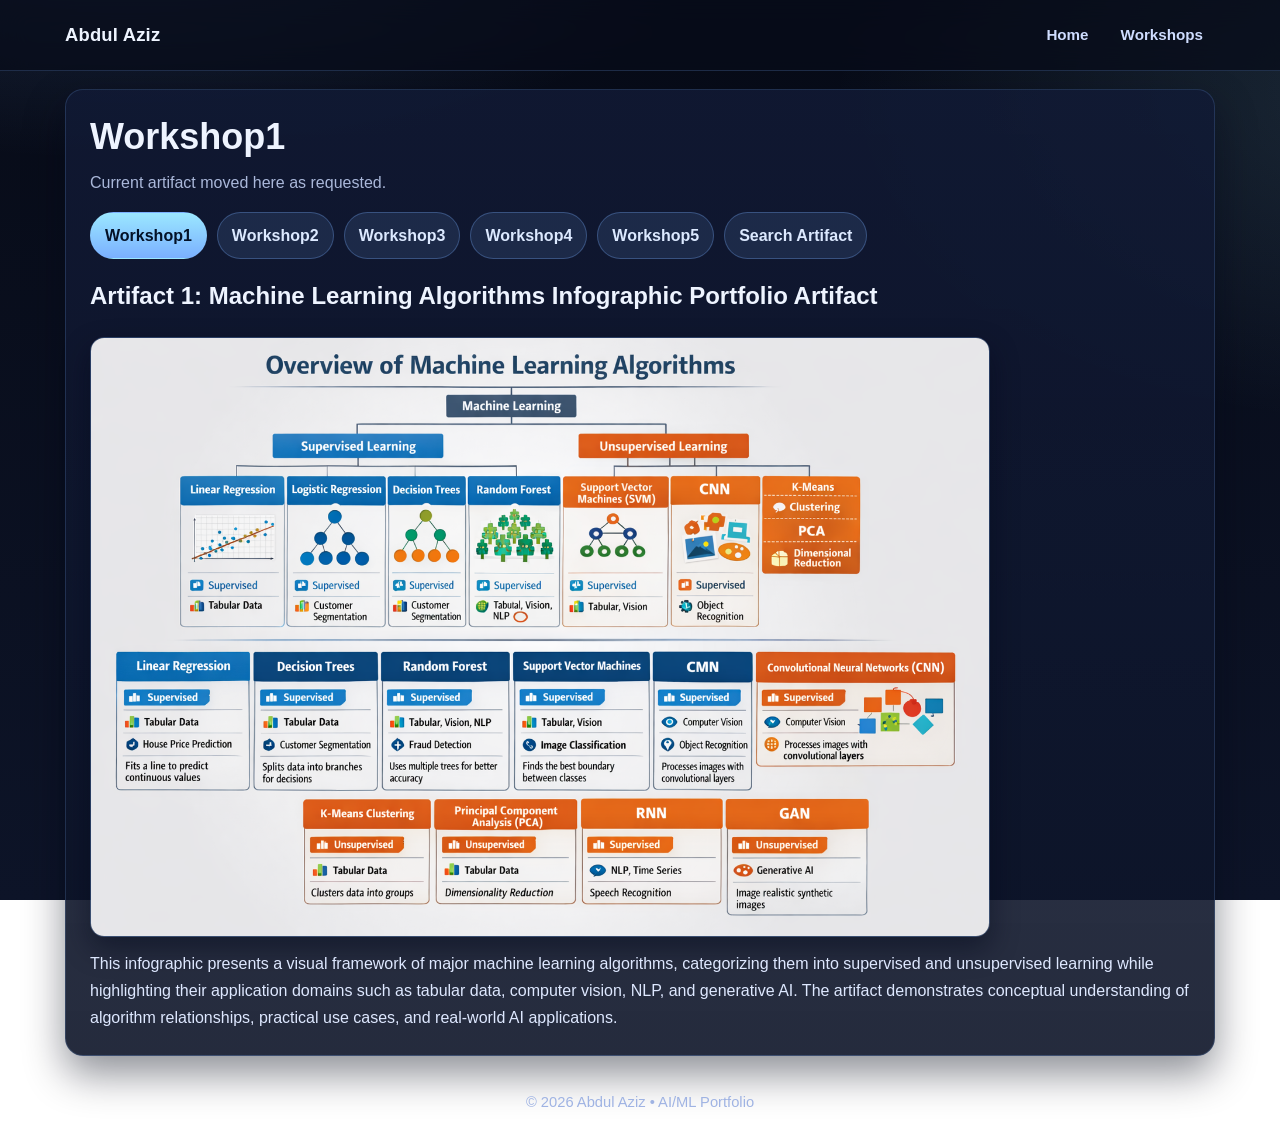
<file: workshop1.html>
<!DOCTYPE html>
<html lang="en">
<head>
  <meta charset="utf-8" />
  <meta name="viewport" content="width=device-width, initial-scale=1" />
  <title>Workshop1 • Abdul Aziz Portfolio</title>
  <link rel="stylesheet" href="styles.css" />
</head>
<body>
  <div class="nav">
    <div class="wrap nav-inner">
      <div class="brand">Abdul Aziz</div>
      <nav>
        <a href="index.html">Home</a>
        <a href="workshop.html">Workshops</a>
      </nav>
    </div>
  </div>

  <div class="wrap top-space">
    <section class="card">
      <h1>Workshop1</h1>
      <p class="muted">Current artifact moved here as requested.</p>

      <div class="tabs">
        <a class="tab active" href="workshop1.html">Workshop1</a>
        <a class="tab" href="workshop2.html">Workshop2</a>
        <a class="tab" href="workshop3.html">Workshop3</a>
        <a class="tab" href="workshop4.html">Workshop4</a>
        <a class="tab" href="workshop5.html">Workshop5</a>
        <a class="tab" href="search-artifact.html">Search Artifact</a>
      </div>

      <h2>Artifact 1: Machine Learning Algorithms Infographic Portfolio Artifact</h2>

      <img
        src="ChatGPT Image Mar 12, 2026, 05_36_57 PM.png"
        alt="Machine Learning Algorithms Infographic"
        class="artifact-img hero"
      />

      <p>
        This infographic presents a visual framework of major machine learning algorithms,
        categorizing them into supervised and unsupervised learning while highlighting
        their application domains such as tabular data, computer vision, NLP, and generative AI.
        The artifact demonstrates conceptual understanding of algorithm relationships,
        practical use cases, and real-world AI applications.
      </p>
    </section>
  </div>
  <footer>
    © 2026 Abdul Aziz • AI/ML Portfolio
  </footer>
</body>
</html>
</file>
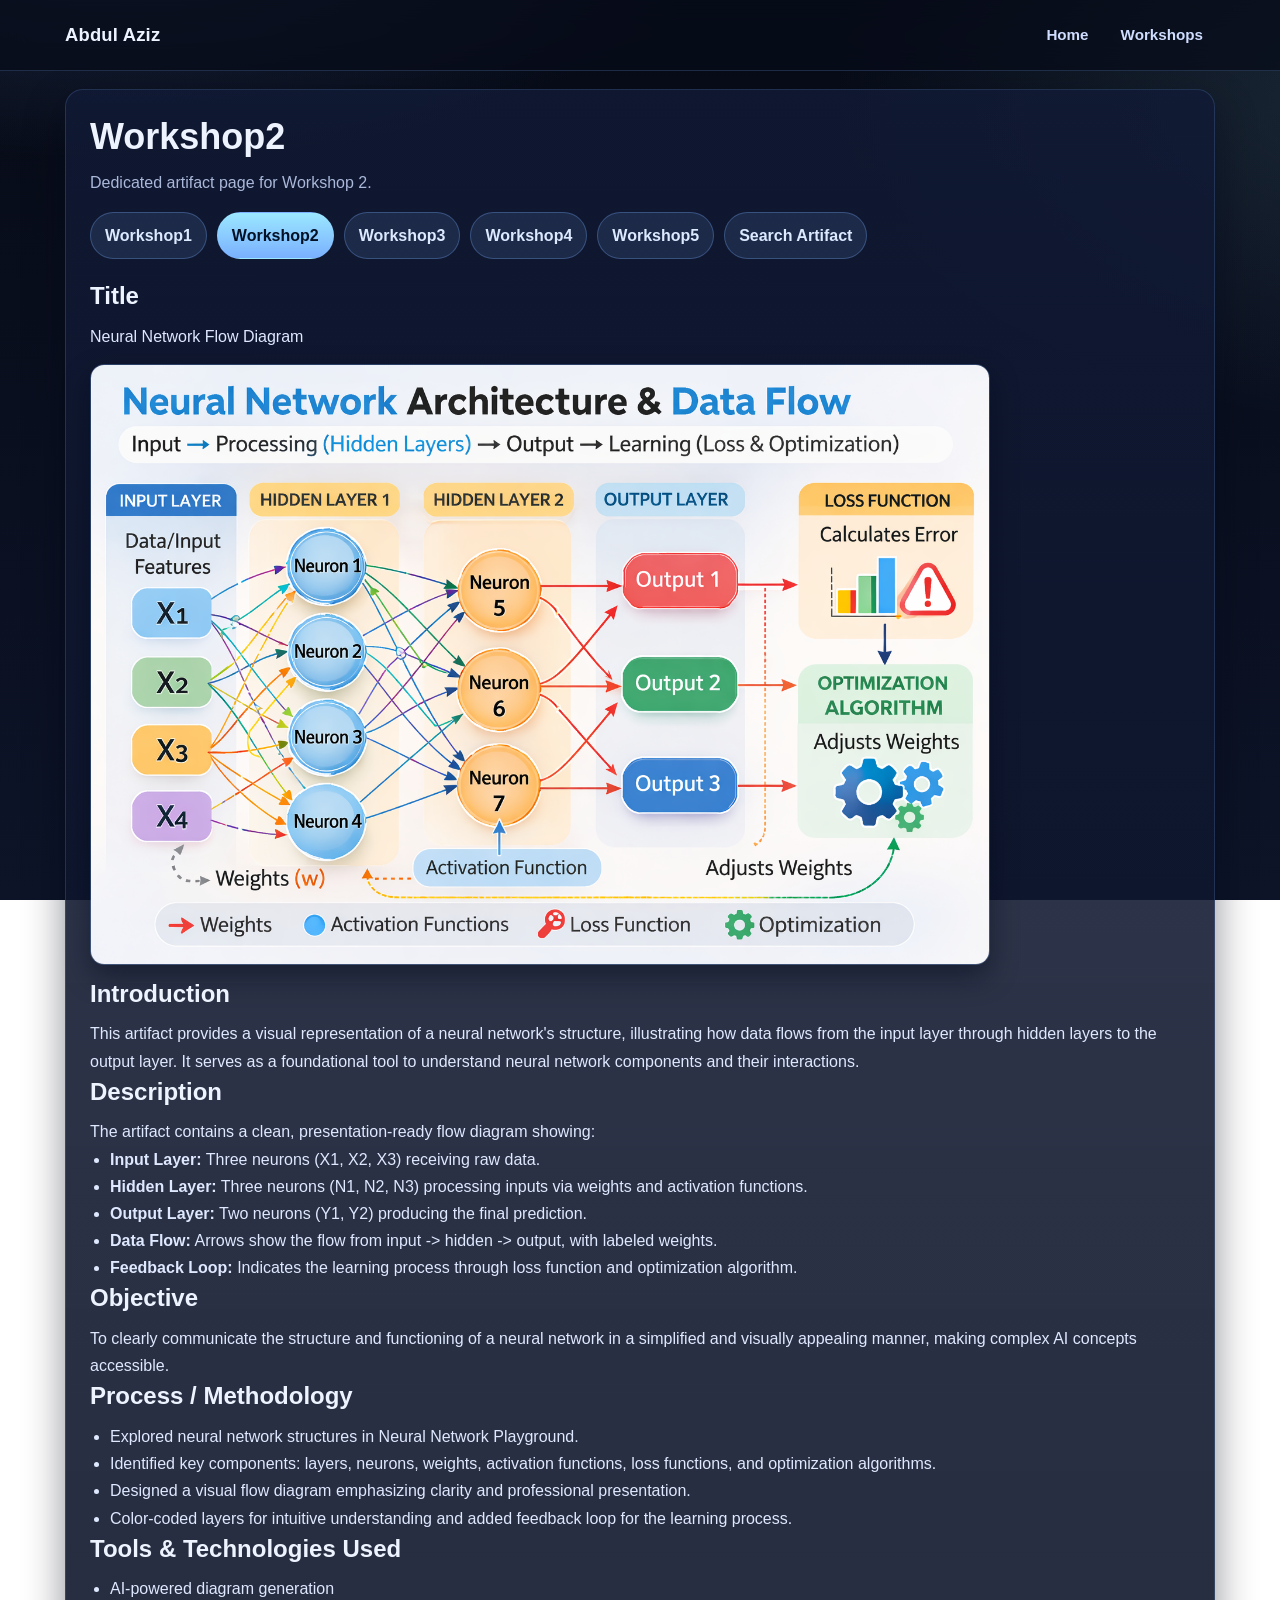
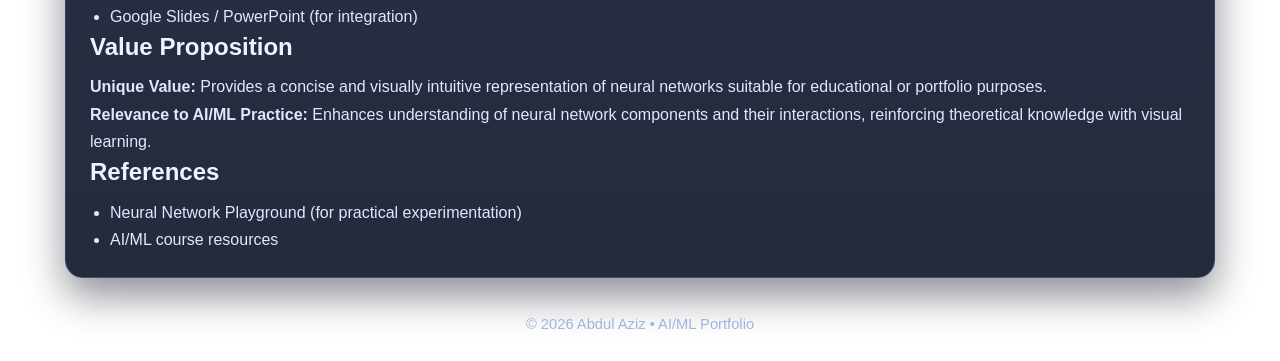
<file: workshop2.html>
<!DOCTYPE html>
<html lang="en">
<head>
  <meta charset="utf-8" />
  <meta name="viewport" content="width=device-width, initial-scale=1" />
  <title>Workshop2 • Abdul Aziz Portfolio</title>
  <link rel="stylesheet" href="styles.css" />
</head>
<body>
  <div class="nav">
    <div class="wrap nav-inner">
      <div class="brand">Abdul Aziz</div>
      <nav>
        <a href="index.html">Home</a>
        <a href="workshop.html">Workshops</a>
      </nav>
    </div>
  </div>

  <div class="wrap top-space">
    <section class="card">
      <h1>Workshop2</h1>
      <p class="muted">Dedicated artifact page for Workshop 2.</p>

      <div class="tabs">
        <a class="tab" href="workshop1.html">Workshop1</a>
        <a class="tab active" href="workshop2.html">Workshop2</a>
        <a class="tab" href="workshop3.html">Workshop3</a>
        <a class="tab" href="workshop4.html">Workshop4</a>
        <a class="tab" href="workshop5.html">Workshop5</a>
        <a class="tab" href="search-artifact.html">Search Artifact</a>
      </div>

      <h2>Title</h2>
      <p>Neural Network Flow Diagram</p>

      <img
        src="workshop2_artifact.png"
        alt="Neural Network Flow Diagram"
        class="artifact-img hero"
      />

      <h2>Introduction</h2>
      <p>
        This artifact provides a visual representation of a neural network's structure,
        illustrating how data flows from the input layer through hidden layers to the output
        layer. It serves as a foundational tool to understand neural network components and
        their interactions.
      </p>

      <h2>Description</h2>
      <p>The artifact contains a clean, presentation-ready flow diagram showing:</p>
      <ul>
        <li><strong>Input Layer:</strong> Three neurons (X1, X2, X3) receiving raw data.</li>
        <li><strong>Hidden Layer:</strong> Three neurons (N1, N2, N3) processing inputs via weights and activation functions.</li>
        <li><strong>Output Layer:</strong> Two neurons (Y1, Y2) producing the final prediction.</li>
        <li><strong>Data Flow:</strong> Arrows show the flow from input -> hidden -> output, with labeled weights.</li>
        <li><strong>Feedback Loop:</strong> Indicates the learning process through loss function and optimization algorithm.</li>
      </ul>

      <h2>Objective</h2>
      <p>
        To clearly communicate the structure and functioning of a neural network in a
        simplified and visually appealing manner, making complex AI concepts accessible.
      </p>

      <h2>Process / Methodology</h2>
      <ul>
        <li>Explored neural network structures in Neural Network Playground.</li>
        <li>Identified key components: layers, neurons, weights, activation functions, loss functions, and optimization algorithms.</li>
        <li>Designed a visual flow diagram emphasizing clarity and professional presentation.</li>
        <li>Color-coded layers for intuitive understanding and added feedback loop for the learning process.</li>
      </ul>

      <h2>Tools &amp; Technologies Used</h2>
      <ul>
        <li>AI-powered diagram generation</li>
        <li>Google Slides / PowerPoint (for integration)</li>
      </ul>

      <h2>Value Proposition</h2>
      <p>
        <strong>Unique Value:</strong> Provides a concise and visually intuitive representation
        of neural networks suitable for educational or portfolio purposes.
      </p>
      <p>
        <strong>Relevance to AI/ML Practice:</strong> Enhances understanding of neural network
        components and their interactions, reinforcing theoretical knowledge with visual learning.
      </p>

      <h2>References</h2>
      <ul>
        <li>Neural Network Playground (for practical experimentation)</li>
        <li>AI/ML course resources</li>
      </ul>
    </section>
  </div>
  <footer>
    © 2026 Abdul Aziz • AI/ML Portfolio
  </footer>
</body>
</html>
</file>
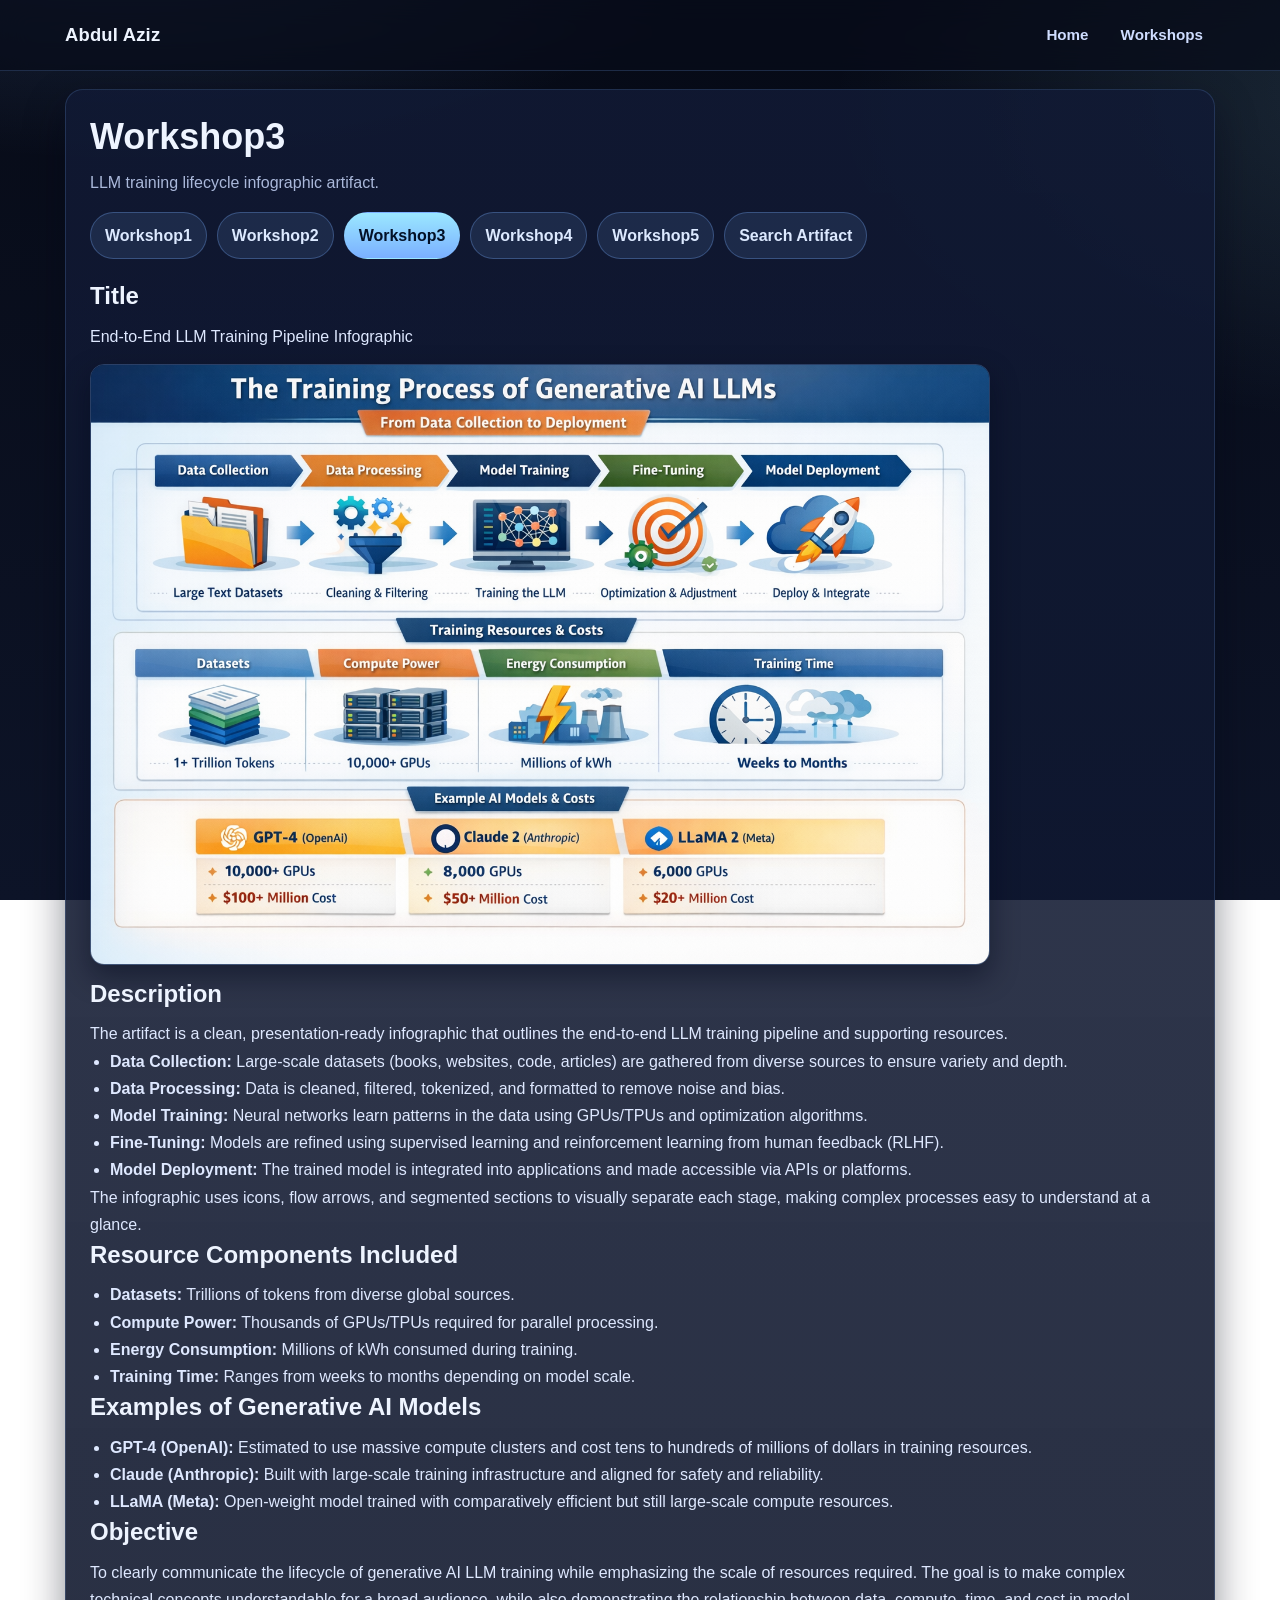
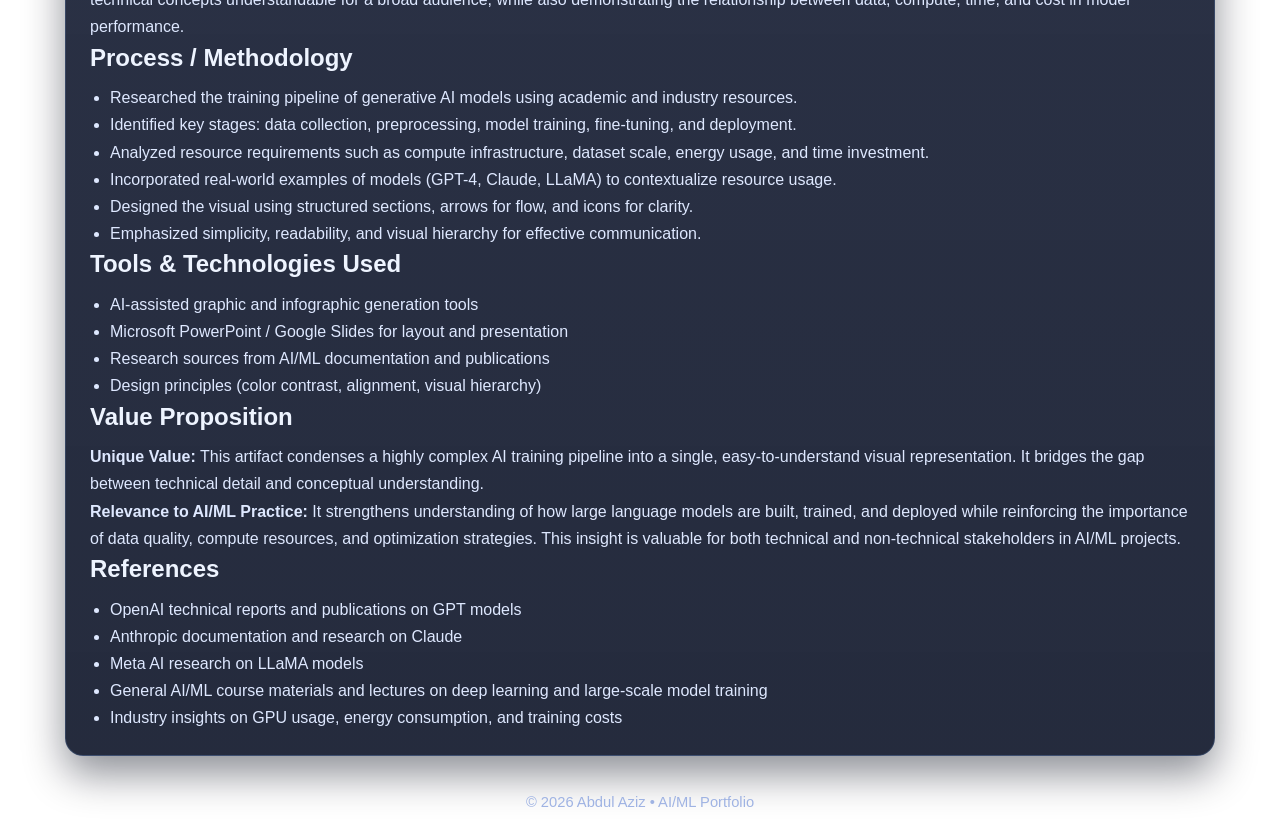
<file: workshop3.html>
<!DOCTYPE html>
<html lang="en">
<head>
  <meta charset="utf-8" />
  <meta name="viewport" content="width=device-width, initial-scale=1" />
  <title>Workshop3 • Abdul Aziz Portfolio</title>
  <link rel="stylesheet" href="styles.css" />
</head>
<body>
  <div class="nav">
    <div class="wrap nav-inner">
      <div class="brand">Abdul Aziz</div>
      <nav>
        <a href="index.html">Home</a>
        <a href="workshop.html">Workshops</a>
      </nav>
    </div>
  </div>

  <div class="wrap top-space">
    <section class="card">
      <h1>Workshop3</h1>
      <p class="muted">LLM training lifecycle infographic artifact.</p>

      <div class="tabs">
        <a class="tab" href="workshop1.html">Workshop1</a>
        <a class="tab" href="workshop2.html">Workshop2</a>
        <a class="tab active" href="workshop3.html">Workshop3</a>
        <a class="tab" href="workshop4.html">Workshop4</a>
        <a class="tab" href="workshop5.html">Workshop5</a>
        <a class="tab" href="search-artifact.html">Search Artifact</a>
      </div>

      <h2>Title</h2>
      <p>End-to-End LLM Training Pipeline Infographic</p>

      <img
        src="image.png"
        alt="End-to-End LLM Training Pipeline Infographic"
        class="artifact-img hero"
      />

      <h2>Description</h2>
      <p>
        The artifact is a clean, presentation-ready infographic that outlines the end-to-end
        LLM training pipeline and supporting resources.
      </p>
      <ul>
        <li><strong>Data Collection:</strong> Large-scale datasets (books, websites, code, articles) are gathered from diverse sources to ensure variety and depth.</li>
        <li><strong>Data Processing:</strong> Data is cleaned, filtered, tokenized, and formatted to remove noise and bias.</li>
        <li><strong>Model Training:</strong> Neural networks learn patterns in the data using GPUs/TPUs and optimization algorithms.</li>
        <li><strong>Fine-Tuning:</strong> Models are refined using supervised learning and reinforcement learning from human feedback (RLHF).</li>
        <li><strong>Model Deployment:</strong> The trained model is integrated into applications and made accessible via APIs or platforms.</li>
      </ul>
      <p>
        The infographic uses icons, flow arrows, and segmented sections to visually separate
        each stage, making complex processes easy to understand at a glance.
      </p>

      <h2>Resource Components Included</h2>
      <ul>
        <li><strong>Datasets:</strong> Trillions of tokens from diverse global sources.</li>
        <li><strong>Compute Power:</strong> Thousands of GPUs/TPUs required for parallel processing.</li>
        <li><strong>Energy Consumption:</strong> Millions of kWh consumed during training.</li>
        <li><strong>Training Time:</strong> Ranges from weeks to months depending on model scale.</li>
      </ul>

      <h2>Examples of Generative AI Models</h2>
      <ul>
        <li><strong>GPT-4 (OpenAI):</strong> Estimated to use massive compute clusters and cost tens to hundreds of millions of dollars in training resources.</li>
        <li><strong>Claude (Anthropic):</strong> Built with large-scale training infrastructure and aligned for safety and reliability.</li>
        <li><strong>LLaMA (Meta):</strong> Open-weight model trained with comparatively efficient but still large-scale compute resources.</li>
      </ul>

      <h2>Objective</h2>
      <p>
        To clearly communicate the lifecycle of generative AI LLM training while emphasizing
        the scale of resources required. The goal is to make complex technical concepts
        understandable for a broad audience, while also demonstrating the relationship
        between data, compute, time, and cost in model performance.
      </p>

      <h2>Process / Methodology</h2>
      <ul>
        <li>Researched the training pipeline of generative AI models using academic and industry resources.</li>
        <li>Identified key stages: data collection, preprocessing, model training, fine-tuning, and deployment.</li>
        <li>Analyzed resource requirements such as compute infrastructure, dataset scale, energy usage, and time investment.</li>
        <li>Incorporated real-world examples of models (GPT-4, Claude, LLaMA) to contextualize resource usage.</li>
        <li>Designed the visual using structured sections, arrows for flow, and icons for clarity.</li>
        <li>Emphasized simplicity, readability, and visual hierarchy for effective communication.</li>
      </ul>

      <h2>Tools &amp; Technologies Used</h2>
      <ul>
        <li>AI-assisted graphic and infographic generation tools</li>
        <li>Microsoft PowerPoint / Google Slides for layout and presentation</li>
        <li>Research sources from AI/ML documentation and publications</li>
        <li>Design principles (color contrast, alignment, visual hierarchy)</li>
      </ul>

      <h2>Value Proposition</h2>
      <p>
        <strong>Unique Value:</strong> This artifact condenses a highly complex AI training
        pipeline into a single, easy-to-understand visual representation. It bridges the gap
        between technical detail and conceptual understanding.
      </p>
      <p>
        <strong>Relevance to AI/ML Practice:</strong> It strengthens understanding of how large
        language models are built, trained, and deployed while reinforcing the importance of
        data quality, compute resources, and optimization strategies. This insight is valuable
        for both technical and non-technical stakeholders in AI/ML projects.
      </p>

      <h2>References</h2>
      <ul>
        <li>OpenAI technical reports and publications on GPT models</li>
        <li>Anthropic documentation and research on Claude</li>
        <li>Meta AI research on LLaMA models</li>
        <li>General AI/ML course materials and lectures on deep learning and large-scale model training</li>
        <li>Industry insights on GPU usage, energy consumption, and training costs</li>
      </ul>
    </section>
  </div>
  <footer>
    © 2026 Abdul Aziz • AI/ML Portfolio
  </footer>
</body>
</html>
</file>
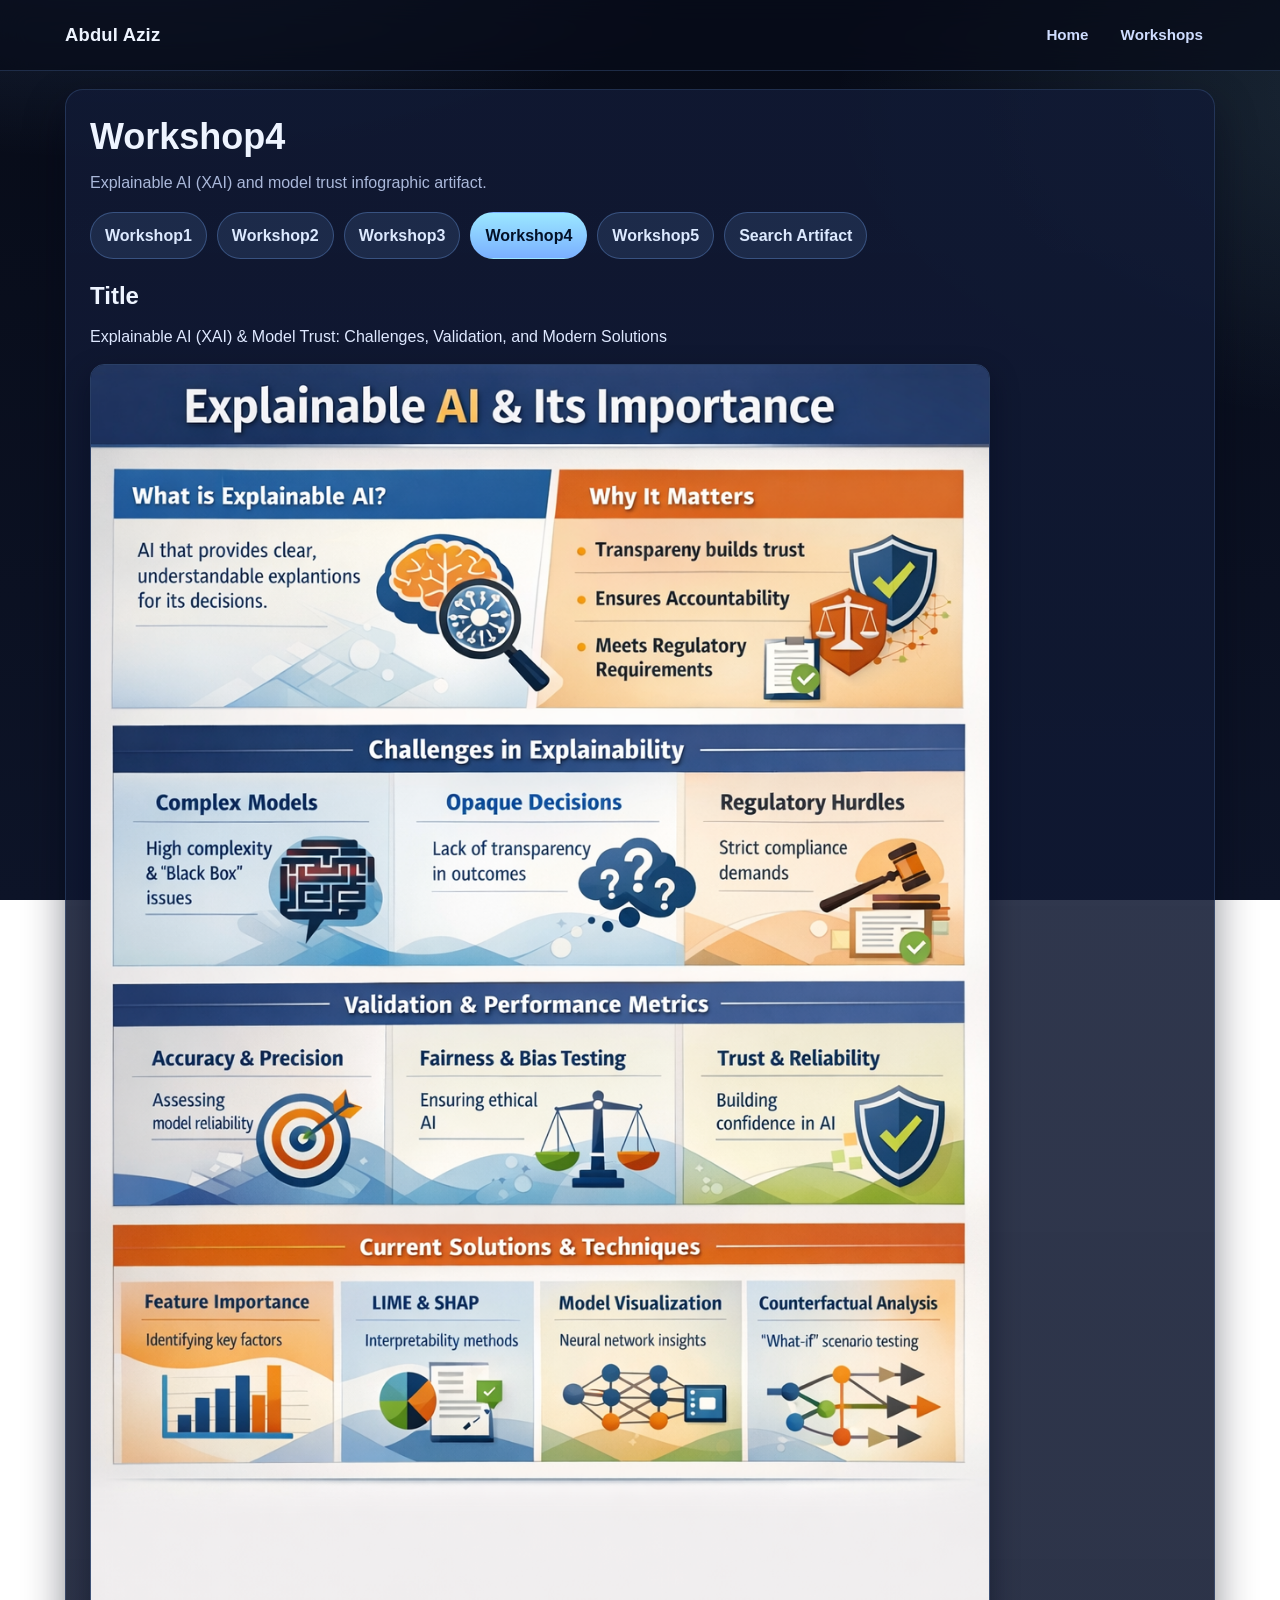
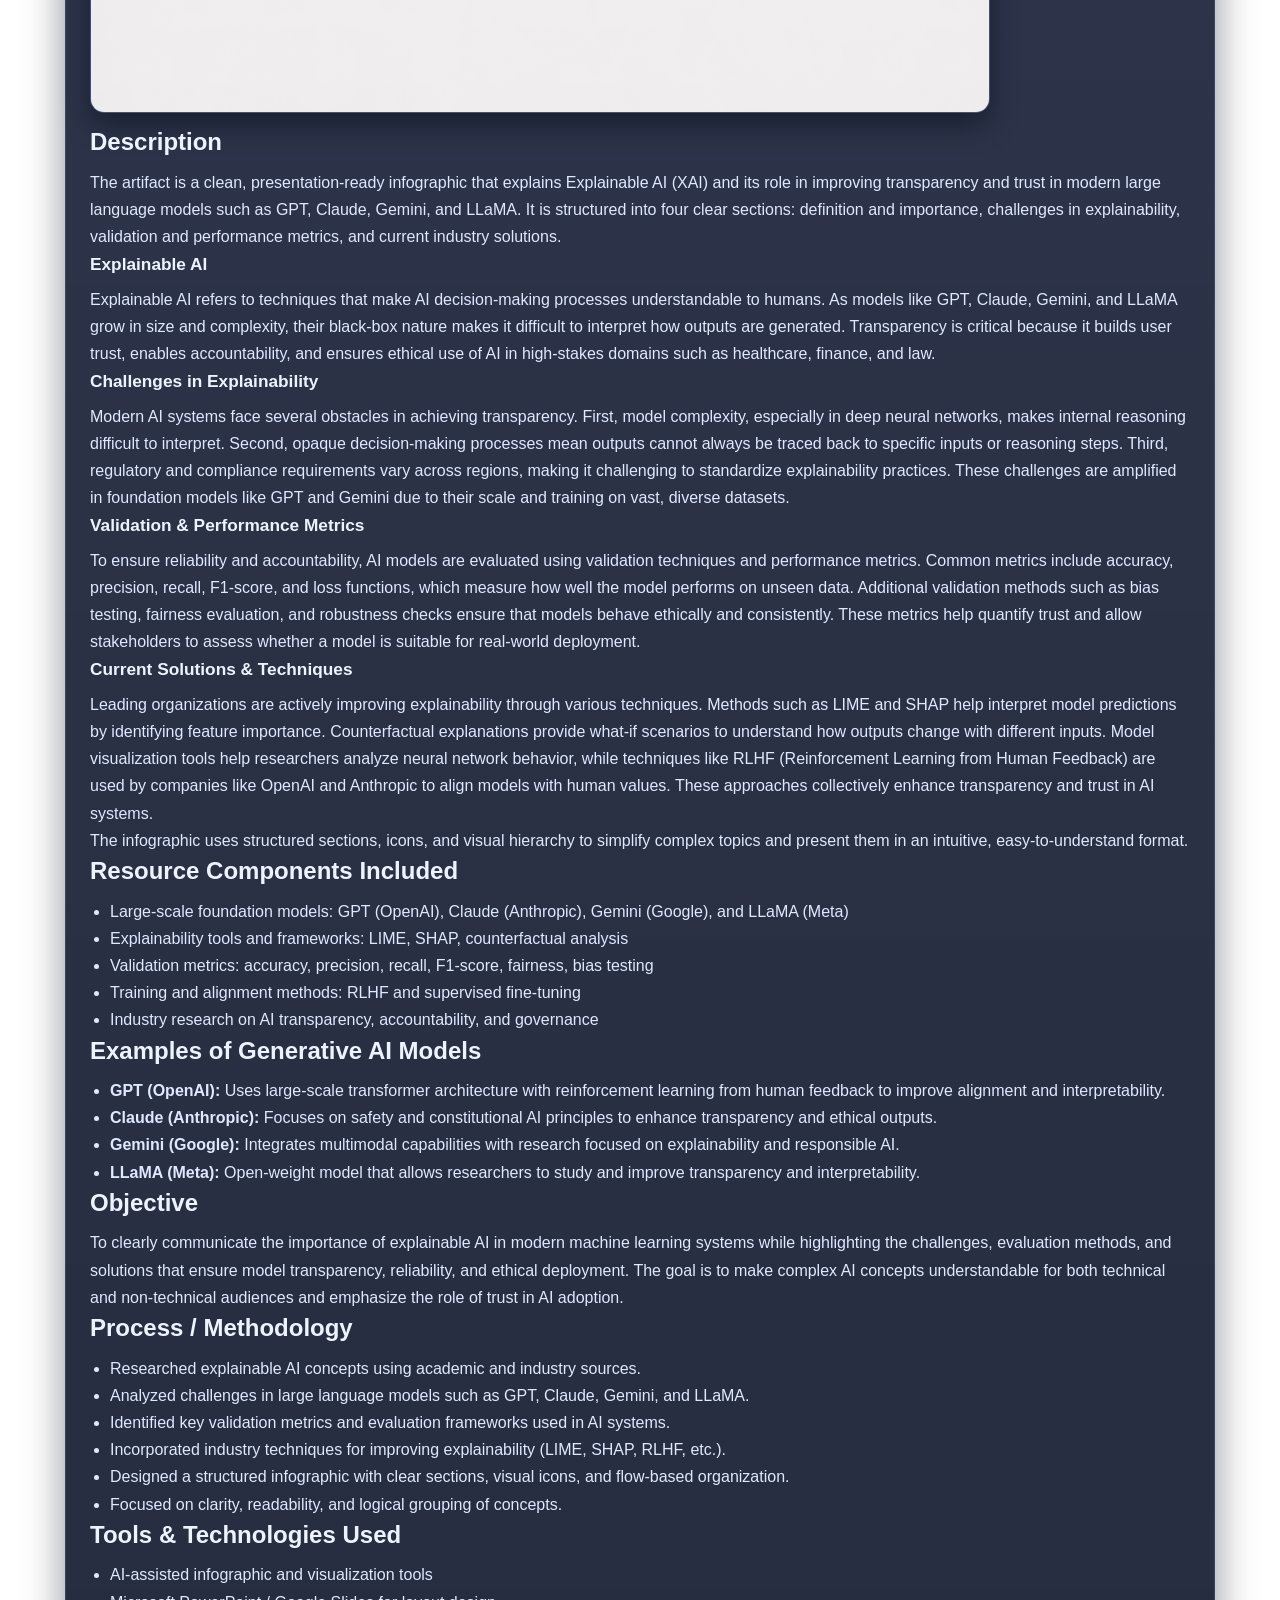
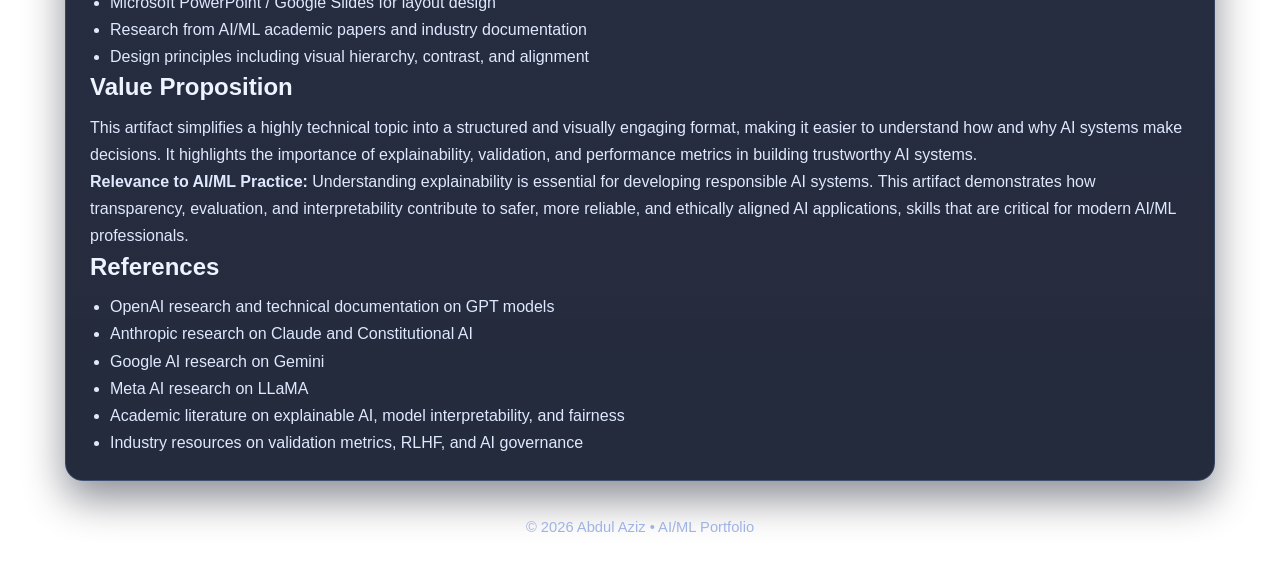
<file: workshop4.html>
<!DOCTYPE html>
<html lang="en">
<head>
  <meta charset="utf-8" />
  <meta name="viewport" content="width=device-width, initial-scale=1" />
  <title>Workshop4 • Abdul Aziz Portfolio</title>
  <link rel="stylesheet" href="styles.css" />
</head>
<body>
  <div class="nav">
    <div class="wrap nav-inner">
      <div class="brand">Abdul Aziz</div>
      <nav>
        <a href="index.html">Home</a>
        <a href="workshop.html">Workshops</a>
      </nav>
    </div>
  </div>

  <div class="wrap top-space">
    <section class="card">
      <h1>Workshop4</h1>
      <p class="muted">Explainable AI (XAI) and model trust infographic artifact.</p>

      <div class="tabs">
        <a class="tab" href="workshop1.html">Workshop1</a>
        <a class="tab" href="workshop2.html">Workshop2</a>
        <a class="tab" href="workshop3.html">Workshop3</a>
        <a class="tab active" href="workshop4.html">Workshop4</a>
        <a class="tab" href="workshop5.html">Workshop5</a>
        <a class="tab" href="search-artifact.html">Search Artifact</a>
      </div>

      <h2>Title</h2>
      <p>Explainable AI (XAI) &amp; Model Trust: Challenges, Validation, and Modern Solutions</p>

      <img
        src="workshop4image.png"
        alt="Explainable AI and model trust infographic"
        class="artifact-img hero"
      />

      <h2>Description</h2>
      <p>
        The artifact is a clean, presentation-ready infographic that explains Explainable AI (XAI)
        and its role in improving transparency and trust in modern large language models such as
        GPT, Claude, Gemini, and LLaMA. It is structured into four clear sections: definition
        and importance, challenges in explainability, validation and performance metrics, and
        current industry solutions.
      </p>

      <h3>Explainable AI</h3>
      <p>
        Explainable AI refers to techniques that make AI decision-making processes understandable
        to humans. As models like GPT, Claude, Gemini, and LLaMA grow in size and complexity,
        their black-box nature makes it difficult to interpret how outputs are generated.
        Transparency is critical because it builds user trust, enables accountability, and ensures
        ethical use of AI in high-stakes domains such as healthcare, finance, and law.
      </p>

      <h3>Challenges in Explainability</h3>
      <p>
        Modern AI systems face several obstacles in achieving transparency. First, model complexity,
        especially in deep neural networks, makes internal reasoning difficult to interpret. Second,
        opaque decision-making processes mean outputs cannot always be traced back to specific inputs
        or reasoning steps. Third, regulatory and compliance requirements vary across regions, making
        it challenging to standardize explainability practices. These challenges are amplified in
        foundation models like GPT and Gemini due to their scale and training on vast, diverse datasets.
      </p>

      <h3>Validation &amp; Performance Metrics</h3>
      <p>
        To ensure reliability and accountability, AI models are evaluated using validation techniques
        and performance metrics. Common metrics include accuracy, precision, recall, F1-score, and
        loss functions, which measure how well the model performs on unseen data. Additional validation
        methods such as bias testing, fairness evaluation, and robustness checks ensure that models
        behave ethically and consistently. These metrics help quantify trust and allow stakeholders
        to assess whether a model is suitable for real-world deployment.
      </p>

      <h3>Current Solutions &amp; Techniques</h3>
      <p>
        Leading organizations are actively improving explainability through various techniques.
        Methods such as LIME and SHAP help interpret model predictions by identifying feature
        importance. Counterfactual explanations provide what-if scenarios to understand how outputs
        change with different inputs. Model visualization tools help researchers analyze neural
        network behavior, while techniques like RLHF (Reinforcement Learning from Human Feedback)
        are used by companies like OpenAI and Anthropic to align models with human values.
        These approaches collectively enhance transparency and trust in AI systems.
      </p>

      <p>
        The infographic uses structured sections, icons, and visual hierarchy to simplify complex
        topics and present them in an intuitive, easy-to-understand format.
      </p>

      <h2>Resource Components Included</h2>
      <ul>
        <li>Large-scale foundation models: GPT (OpenAI), Claude (Anthropic), Gemini (Google), and LLaMA (Meta)</li>
        <li>Explainability tools and frameworks: LIME, SHAP, counterfactual analysis</li>
        <li>Validation metrics: accuracy, precision, recall, F1-score, fairness, bias testing</li>
        <li>Training and alignment methods: RLHF and supervised fine-tuning</li>
        <li>Industry research on AI transparency, accountability, and governance</li>
      </ul>

      <h2>Examples of Generative AI Models</h2>
      <ul>
        <li><strong>GPT (OpenAI):</strong> Uses large-scale transformer architecture with reinforcement learning from human feedback to improve alignment and interpretability.</li>
        <li><strong>Claude (Anthropic):</strong> Focuses on safety and constitutional AI principles to enhance transparency and ethical outputs.</li>
        <li><strong>Gemini (Google):</strong> Integrates multimodal capabilities with research focused on explainability and responsible AI.</li>
        <li><strong>LLaMA (Meta):</strong> Open-weight model that allows researchers to study and improve transparency and interpretability.</li>
      </ul>

      <h2>Objective</h2>
      <p>
        To clearly communicate the importance of explainable AI in modern machine learning systems
        while highlighting the challenges, evaluation methods, and solutions that ensure model
        transparency, reliability, and ethical deployment. The goal is to make complex AI concepts
        understandable for both technical and non-technical audiences and emphasize the role of
        trust in AI adoption.
      </p>

      <h2>Process / Methodology</h2>
      <ul>
        <li>Researched explainable AI concepts using academic and industry sources.</li>
        <li>Analyzed challenges in large language models such as GPT, Claude, Gemini, and LLaMA.</li>
        <li>Identified key validation metrics and evaluation frameworks used in AI systems.</li>
        <li>Incorporated industry techniques for improving explainability (LIME, SHAP, RLHF, etc.).</li>
        <li>Designed a structured infographic with clear sections, visual icons, and flow-based organization.</li>
        <li>Focused on clarity, readability, and logical grouping of concepts.</li>
      </ul>

      <h2>Tools &amp; Technologies Used</h2>
      <ul>
        <li>AI-assisted infographic and visualization tools</li>
        <li>Microsoft PowerPoint / Google Slides for layout design</li>
        <li>Research from AI/ML academic papers and industry documentation</li>
        <li>Design principles including visual hierarchy, contrast, and alignment</li>
      </ul>

      <h2>Value Proposition</h2>
      <p>
        This artifact simplifies a highly technical topic into a structured and visually engaging
        format, making it easier to understand how and why AI systems make decisions. It highlights
        the importance of explainability, validation, and performance metrics in building
        trustworthy AI systems.
      </p>
      <p>
        <strong>Relevance to AI/ML Practice:</strong> Understanding explainability is essential
        for developing responsible AI systems. This artifact demonstrates how transparency,
        evaluation, and interpretability contribute to safer, more reliable, and ethically aligned
        AI applications, skills that are critical for modern AI/ML professionals.
      </p>

      <h2>References</h2>
      <ul>
        <li>OpenAI research and technical documentation on GPT models</li>
        <li>Anthropic research on Claude and Constitutional AI</li>
        <li>Google AI research on Gemini</li>
        <li>Meta AI research on LLaMA</li>
        <li>Academic literature on explainable AI, model interpretability, and fairness</li>
        <li>Industry resources on validation metrics, RLHF, and AI governance</li>
      </ul>
    </section>
  </div>
  <footer>
    © 2026 Abdul Aziz • AI/ML Portfolio
  </footer>
</body>
</html>
</file>
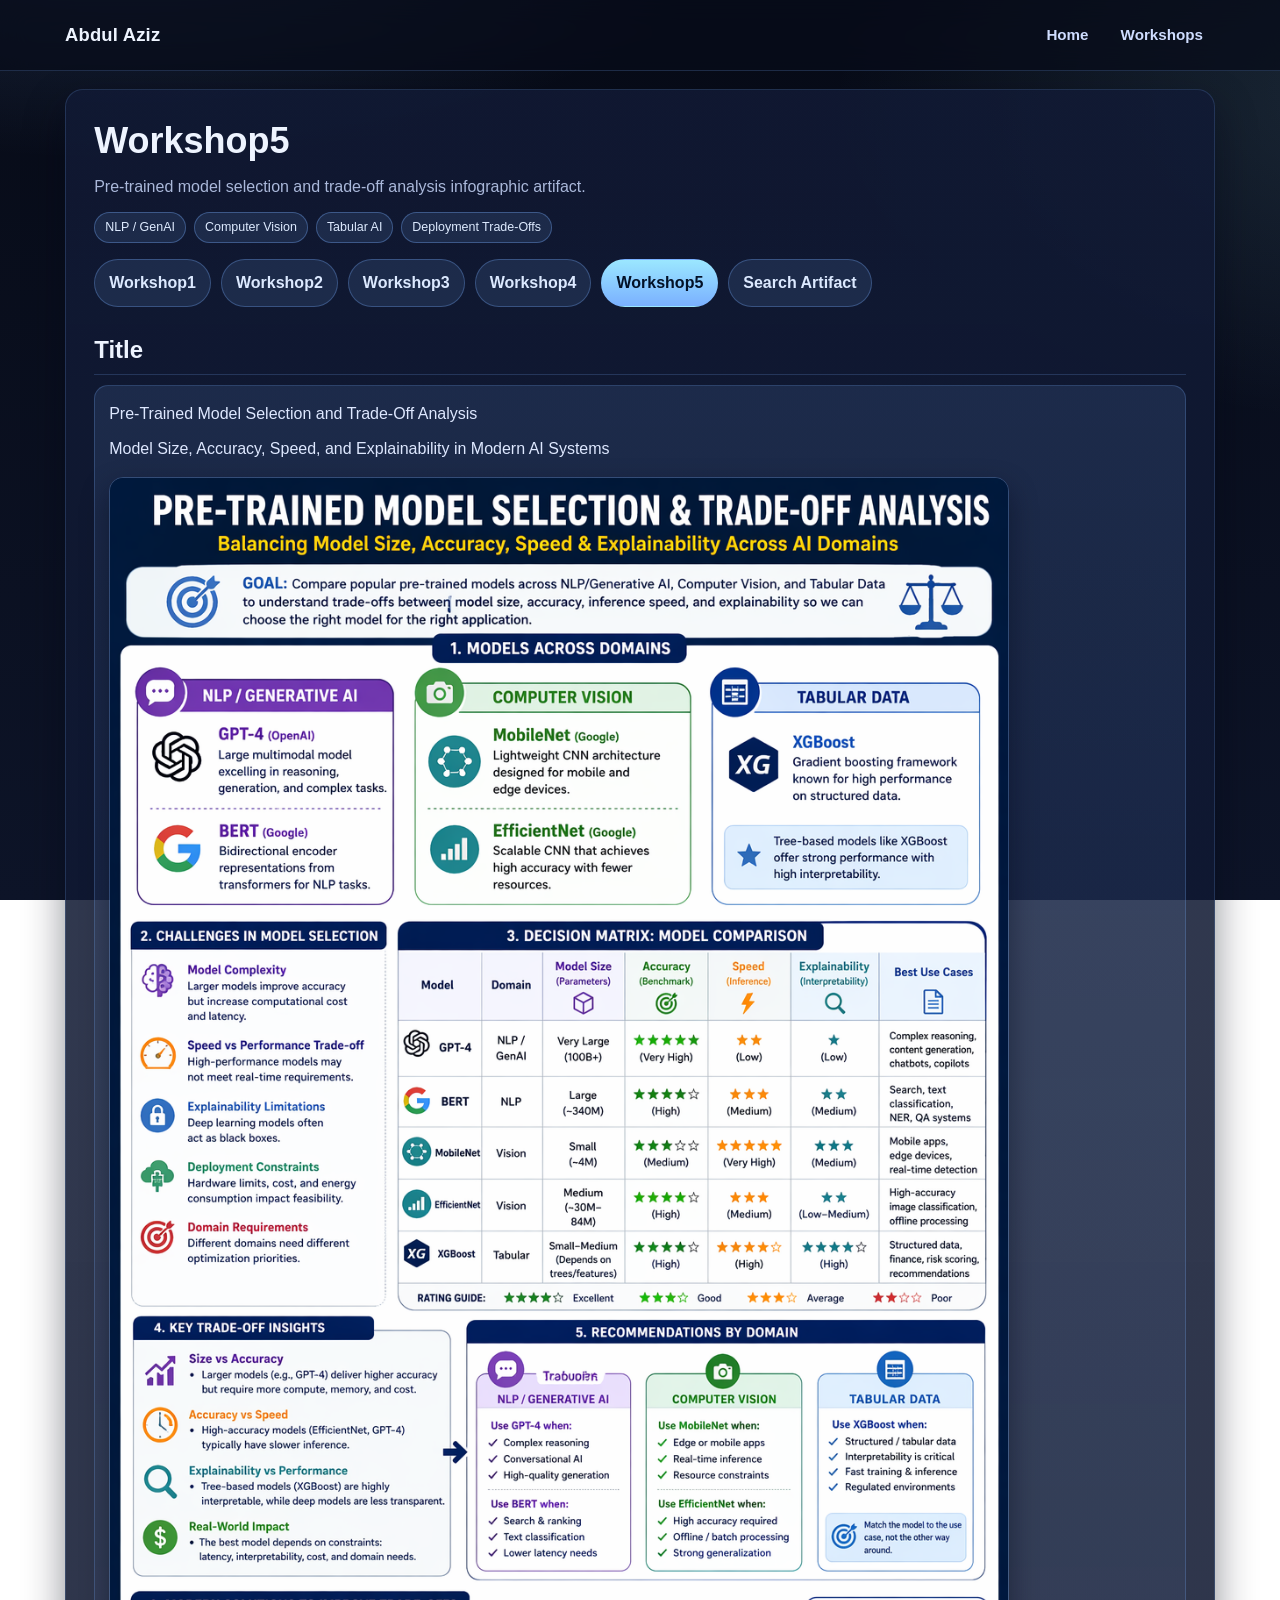
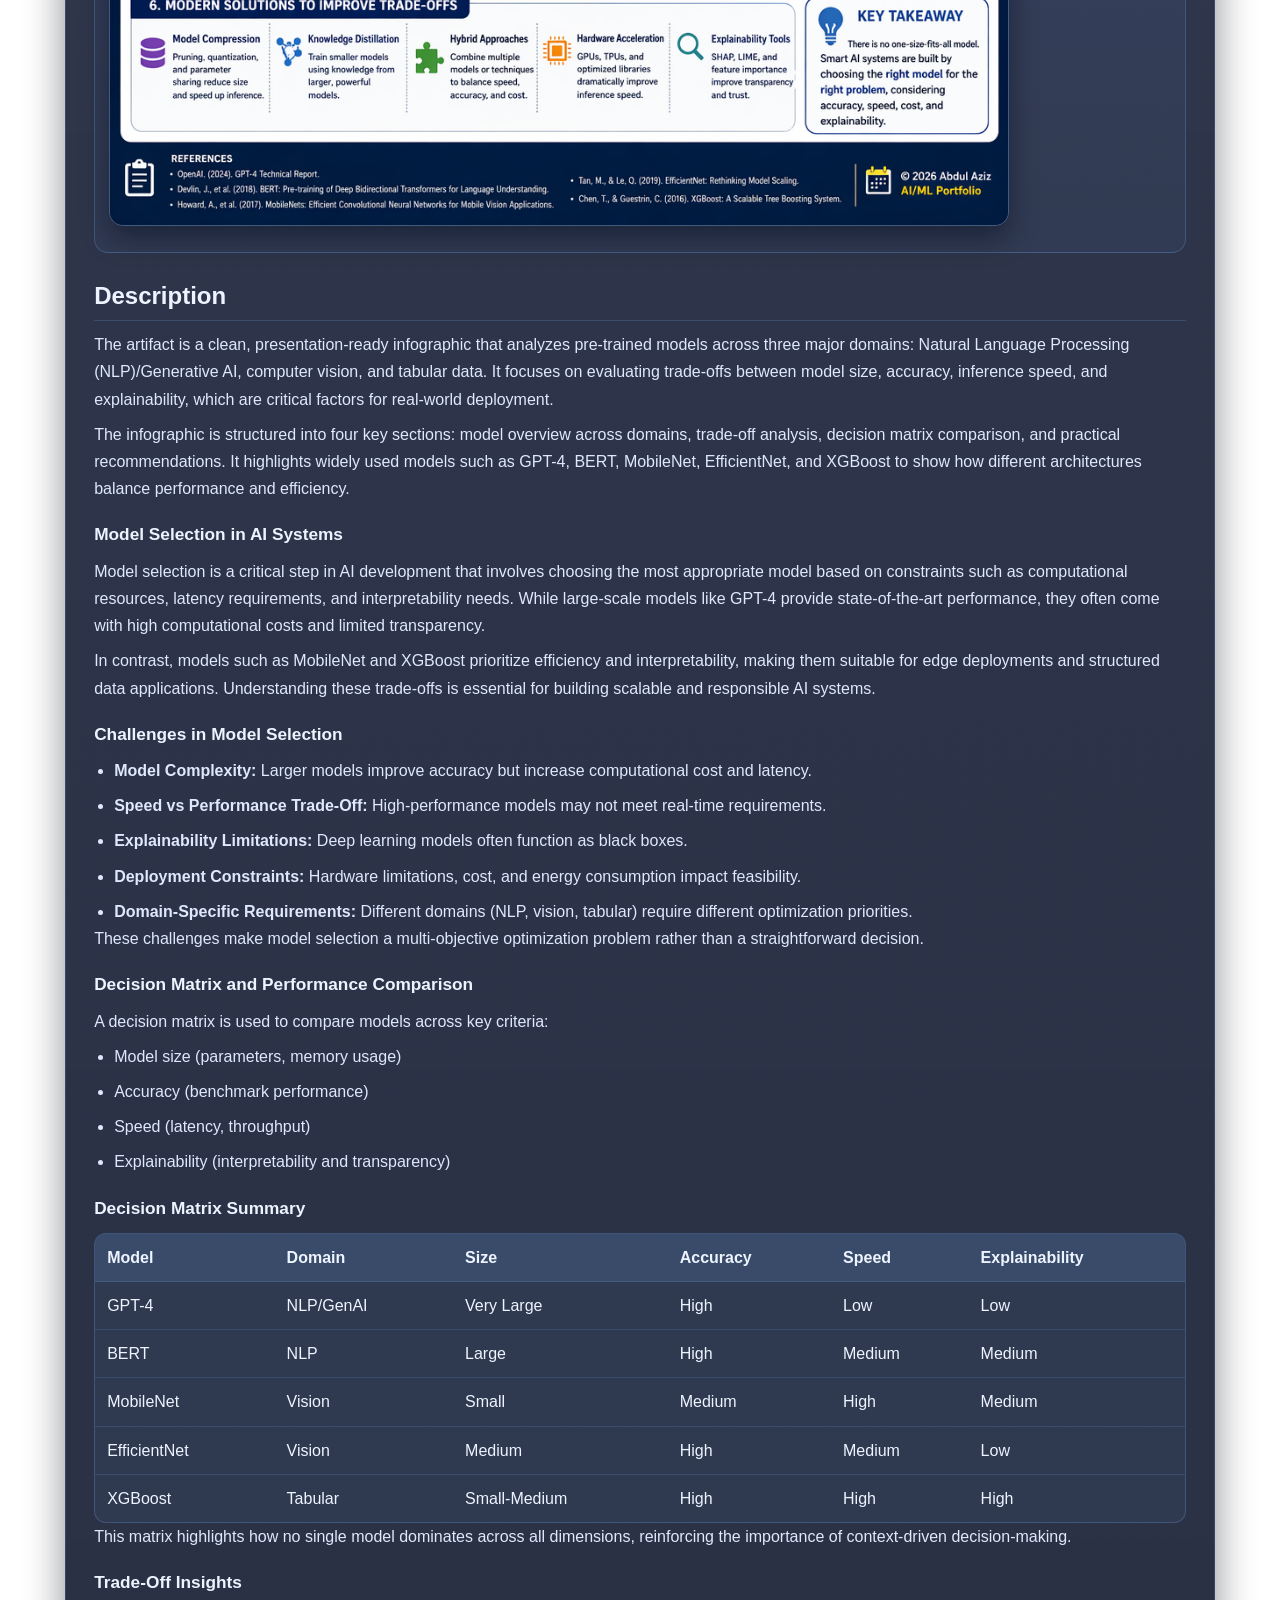
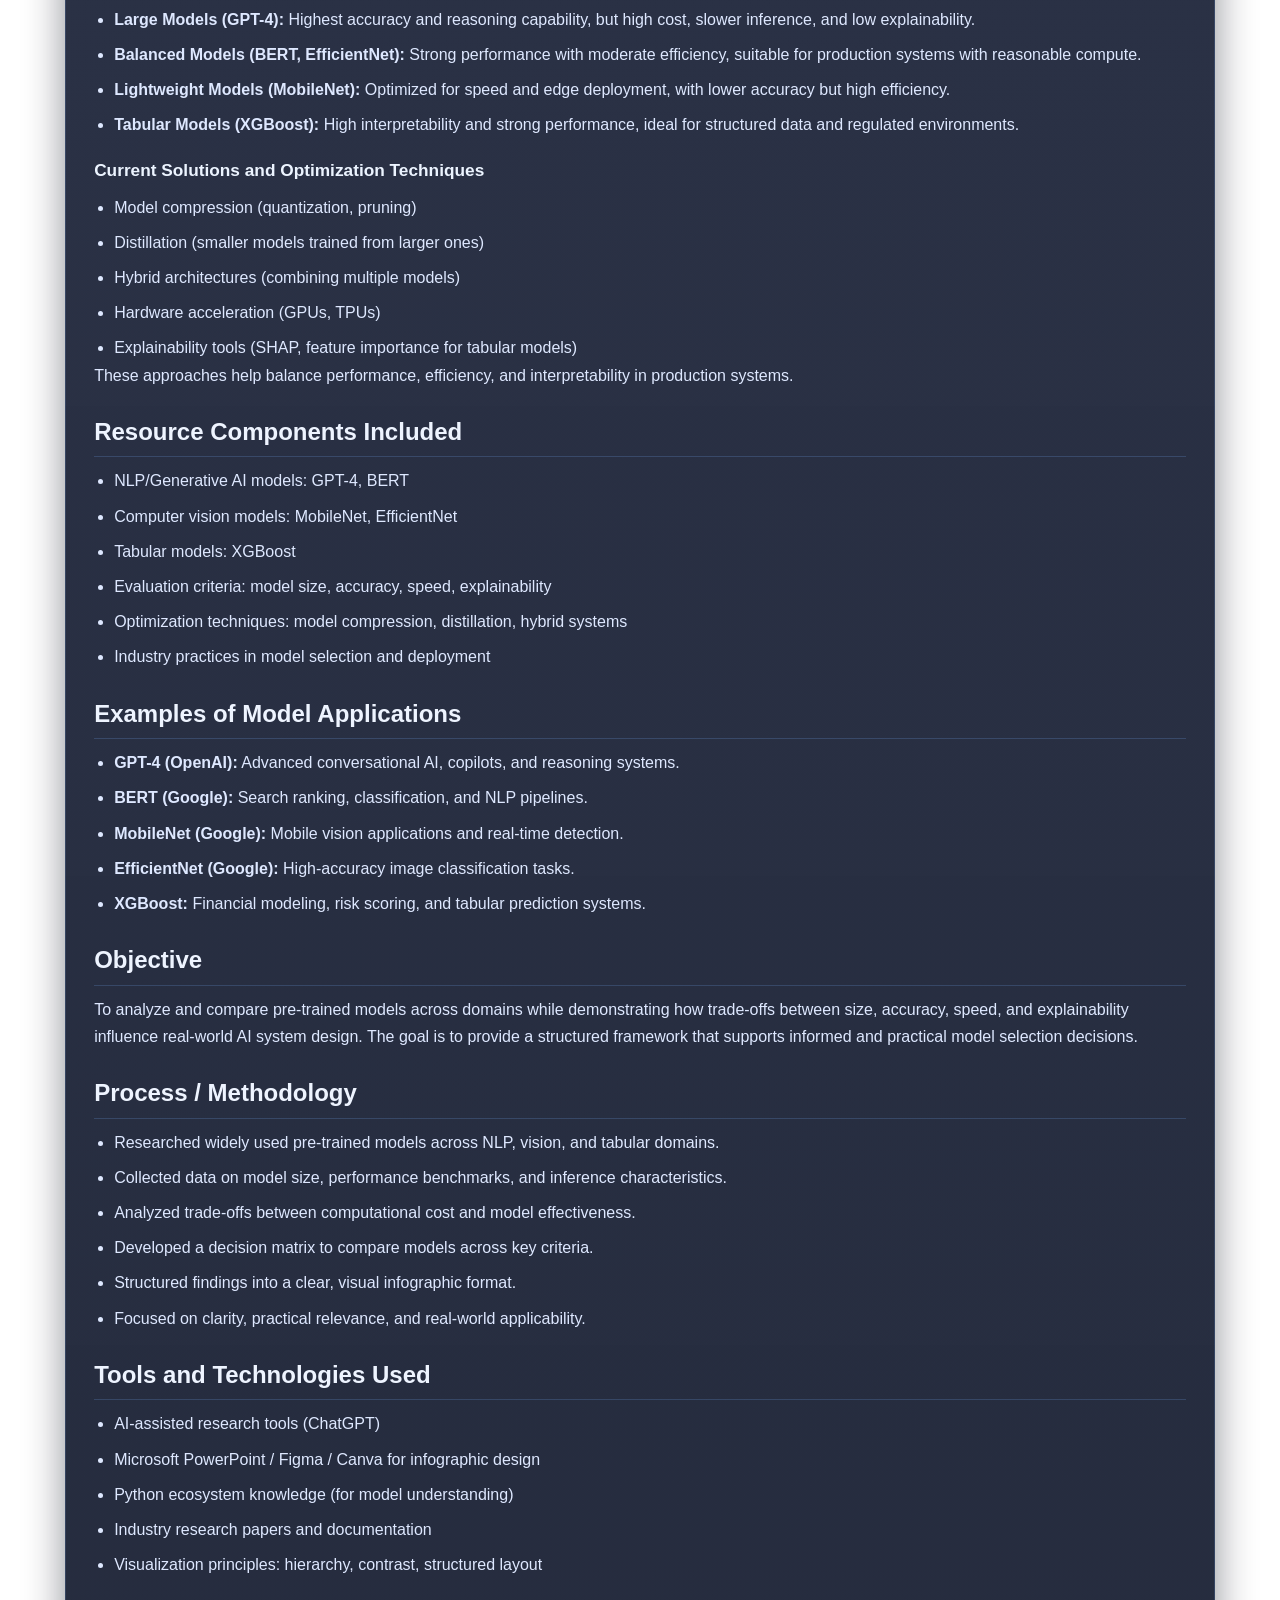
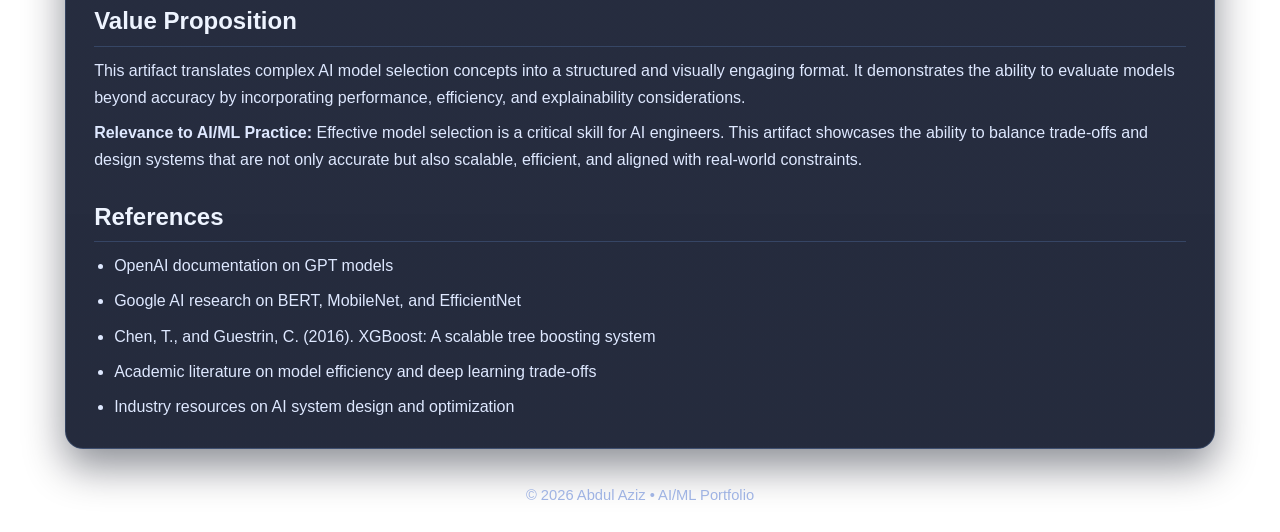
<file: workshop5.html>
<!DOCTYPE html>
<html lang="en">
<head>
  <meta charset="utf-8" />
  <meta name="viewport" content="width=device-width, initial-scale=1" />
  <title>Workshop5 • Abdul Aziz Portfolio</title>
  <link rel="stylesheet" href="styles.css" />
</head>
<body class="workshop5-page">
  <div class="nav">
    <div class="wrap nav-inner">
      <div class="brand">Abdul Aziz</div>
      <nav>
        <a href="index.html">Home</a>
        <a href="workshop.html">Workshops</a>
      </nav>
    </div>
  </div>

  <div class="wrap top-space">
    <section class="card">
      <h1>Workshop5</h1>
      <p class="muted">Pre-trained model selection and trade-off analysis infographic artifact.</p>
      <div class="chips workshop5-chips">
        <span class="chip">NLP / GenAI</span>
        <span class="chip">Computer Vision</span>
        <span class="chip">Tabular AI</span>
        <span class="chip">Deployment Trade-Offs</span>
      </div>

      <div class="tabs">
        <a class="tab" href="workshop1.html">Workshop1</a>
        <a class="tab" href="workshop2.html">Workshop2</a>
        <a class="tab" href="workshop3.html">Workshop3</a>
        <a class="tab" href="workshop4.html">Workshop4</a>
        <a class="tab active" href="workshop5.html">Workshop5</a>
        <a class="tab" href="search-artifact.html">Search Artifact</a>
      </div>

      <h2>Title</h2>
      <div class="workshop5-hero">
        <p>Pre-Trained Model Selection and Trade-Off Analysis</p>
        <p>Model Size, Accuracy, Speed, and Explainability in Modern AI Systems</p>

        <img
          src="workshop5image.png"
          alt="Model Selection and Trade-Off Analysis infographic"
          class="artifact-img hero"
        />
      </div>

      <h2>Description</h2>
      <p>
        The artifact is a clean, presentation-ready infographic that analyzes pre-trained models
        across three major domains: Natural Language Processing (NLP)/Generative AI, computer
        vision, and tabular data. It focuses on evaluating trade-offs between model size, accuracy,
        inference speed, and explainability, which are critical factors for real-world deployment.
      </p>
      <p>
        The infographic is structured into four key sections: model overview across domains,
        trade-off analysis, decision matrix comparison, and practical recommendations. It highlights
        widely used models such as GPT-4, BERT, MobileNet, EfficientNet, and XGBoost to show how
        different architectures balance performance and efficiency.
      </p>

      <h3>Model Selection in AI Systems</h3>
      <p>
        Model selection is a critical step in AI development that involves choosing the most
        appropriate model based on constraints such as computational resources, latency
        requirements, and interpretability needs. While large-scale models like GPT-4 provide
        state-of-the-art performance, they often come with high computational costs and limited
        transparency.
      </p>
      <p>
        In contrast, models such as MobileNet and XGBoost prioritize efficiency and
        interpretability, making them suitable for edge deployments and structured data
        applications. Understanding these trade-offs is essential for building scalable and
        responsible AI systems.
      </p>

      <h3>Challenges in Model Selection</h3>
      <ul>
        <li><strong>Model Complexity:</strong> Larger models improve accuracy but increase computational cost and latency.</li>
        <li><strong>Speed vs Performance Trade-Off:</strong> High-performance models may not meet real-time requirements.</li>
        <li><strong>Explainability Limitations:</strong> Deep learning models often function as black boxes.</li>
        <li><strong>Deployment Constraints:</strong> Hardware limitations, cost, and energy consumption impact feasibility.</li>
        <li><strong>Domain-Specific Requirements:</strong> Different domains (NLP, vision, tabular) require different optimization priorities.</li>
      </ul>
      <p>
        These challenges make model selection a multi-objective optimization problem rather than a
        straightforward decision.
      </p>

      <h3>Decision Matrix and Performance Comparison</h3>
      <p>A decision matrix is used to compare models across key criteria:</p>
      <ul>
        <li>Model size (parameters, memory usage)</li>
        <li>Accuracy (benchmark performance)</li>
        <li>Speed (latency, throughput)</li>
        <li>Explainability (interpretability and transparency)</li>
      </ul>

      <h3>Decision Matrix Summary</h3>
      <div class="table-wrap">
        <table>
          <thead>
            <tr>
              <th>Model</th>
              <th>Domain</th>
              <th>Size</th>
              <th>Accuracy</th>
              <th>Speed</th>
              <th>Explainability</th>
            </tr>
          </thead>
          <tbody>
            <tr>
              <td>GPT-4</td>
              <td>NLP/GenAI</td>
              <td>Very Large</td>
              <td>High</td>
              <td>Low</td>
              <td>Low</td>
            </tr>
            <tr>
              <td>BERT</td>
              <td>NLP</td>
              <td>Large</td>
              <td>High</td>
              <td>Medium</td>
              <td>Medium</td>
            </tr>
            <tr>
              <td>MobileNet</td>
              <td>Vision</td>
              <td>Small</td>
              <td>Medium</td>
              <td>High</td>
              <td>Medium</td>
            </tr>
            <tr>
              <td>EfficientNet</td>
              <td>Vision</td>
              <td>Medium</td>
              <td>High</td>
              <td>Medium</td>
              <td>Low</td>
            </tr>
            <tr>
              <td>XGBoost</td>
              <td>Tabular</td>
              <td>Small-Medium</td>
              <td>High</td>
              <td>High</td>
              <td>High</td>
            </tr>
          </tbody>
        </table>
      </div>
      <p>
        This matrix highlights how no single model dominates across all dimensions, reinforcing the
        importance of context-driven decision-making.
      </p>

      <h3>Trade-Off Insights</h3>
      <ul>
        <li><strong>Large Models (GPT-4):</strong> Highest accuracy and reasoning capability, but high cost, slower inference, and low explainability.</li>
        <li><strong>Balanced Models (BERT, EfficientNet):</strong> Strong performance with moderate efficiency, suitable for production systems with reasonable compute.</li>
        <li><strong>Lightweight Models (MobileNet):</strong> Optimized for speed and edge deployment, with lower accuracy but high efficiency.</li>
        <li><strong>Tabular Models (XGBoost):</strong> High interpretability and strong performance, ideal for structured data and regulated environments.</li>
      </ul>

      <h3>Current Solutions and Optimization Techniques</h3>
      <ul>
        <li>Model compression (quantization, pruning)</li>
        <li>Distillation (smaller models trained from larger ones)</li>
        <li>Hybrid architectures (combining multiple models)</li>
        <li>Hardware acceleration (GPUs, TPUs)</li>
        <li>Explainability tools (SHAP, feature importance for tabular models)</li>
      </ul>
      <p>
        These approaches help balance performance, efficiency, and interpretability in production
        systems.
      </p>

      <h2>Resource Components Included</h2>
      <ul>
        <li>NLP/Generative AI models: GPT-4, BERT</li>
        <li>Computer vision models: MobileNet, EfficientNet</li>
        <li>Tabular models: XGBoost</li>
        <li>Evaluation criteria: model size, accuracy, speed, explainability</li>
        <li>Optimization techniques: model compression, distillation, hybrid systems</li>
        <li>Industry practices in model selection and deployment</li>
      </ul>

      <h2>Examples of Model Applications</h2>
      <ul>
        <li><strong>GPT-4 (OpenAI):</strong> Advanced conversational AI, copilots, and reasoning systems.</li>
        <li><strong>BERT (Google):</strong> Search ranking, classification, and NLP pipelines.</li>
        <li><strong>MobileNet (Google):</strong> Mobile vision applications and real-time detection.</li>
        <li><strong>EfficientNet (Google):</strong> High-accuracy image classification tasks.</li>
        <li><strong>XGBoost:</strong> Financial modeling, risk scoring, and tabular prediction systems.</li>
      </ul>

      <h2>Objective</h2>
      <p>
        To analyze and compare pre-trained models across domains while demonstrating how trade-offs
        between size, accuracy, speed, and explainability influence real-world AI system design.
        The goal is to provide a structured framework that supports informed and practical model
        selection decisions.
      </p>

      <h2>Process / Methodology</h2>
      <ul>
        <li>Researched widely used pre-trained models across NLP, vision, and tabular domains.</li>
        <li>Collected data on model size, performance benchmarks, and inference characteristics.</li>
        <li>Analyzed trade-offs between computational cost and model effectiveness.</li>
        <li>Developed a decision matrix to compare models across key criteria.</li>
        <li>Structured findings into a clear, visual infographic format.</li>
        <li>Focused on clarity, practical relevance, and real-world applicability.</li>
      </ul>

      <h2>Tools and Technologies Used</h2>
      <ul>
        <li>AI-assisted research tools (ChatGPT)</li>
        <li>Microsoft PowerPoint / Figma / Canva for infographic design</li>
        <li>Python ecosystem knowledge (for model understanding)</li>
        <li>Industry research papers and documentation</li>
        <li>Visualization principles: hierarchy, contrast, structured layout</li>
      </ul>

      <h2>Value Proposition</h2>
      <p>
        This artifact translates complex AI model selection concepts into a structured and visually
        engaging format. It demonstrates the ability to evaluate models beyond accuracy by
        incorporating performance, efficiency, and explainability considerations.
      </p>
      <p>
        <strong>Relevance to AI/ML Practice:</strong> Effective model selection is a critical skill
        for AI engineers. This artifact showcases the ability to balance trade-offs and design
        systems that are not only accurate but also scalable, efficient, and aligned with
        real-world constraints.
      </p>

      <h2>References</h2>
      <ul>
        <li>OpenAI documentation on GPT models</li>
        <li>Google AI research on BERT, MobileNet, and EfficientNet</li>
        <li>Chen, T., and Guestrin, C. (2016). XGBoost: A scalable tree boosting system</li>
        <li>Academic literature on model efficiency and deep learning trade-offs</li>
        <li>Industry resources on AI system design and optimization</li>
      </ul>
    </section>
  </div>
  <footer>
    © 2026 Abdul Aziz • AI/ML Portfolio
  </footer>
</body>
</html>
</file>
<file: styles.css>
:root {
  --bg: #070b17;
  --bg-soft: #0d1428;
  --panel: rgba(16, 24, 48, 0.72);
  --panel-solid: #111a35;
  --line: #24345f;
  --text: #eef4ff;
  --muted: #aab8da;
  --brand: #7ab0ff;
  --brand-strong: #5d98ff;
  --accent: #9be7ff;
  --shadow: 0 18px 40px rgba(3, 7, 22, 0.45);
}

* {
  box-sizing: border-box;
  margin: 0;
  padding: 0;
}

html,
body {
  min-height: 100%;
}

body {
  color: var(--text);
  font-family: Inter, "Segoe UI", Roboto, Helvetica, Arial, sans-serif;
  line-height: 1.7;
  background:
    radial-gradient(1200px 500px at 10% -10%, rgba(122, 176, 255, 0.18), transparent 50%),
    radial-gradient(1200px 700px at 110% 10%, rgba(155, 231, 255, 0.13), transparent 48%),
    linear-gradient(180deg, var(--bg), var(--bg-soft));
  background-attachment: fixed;
}

a {
  color: var(--brand);
  text-decoration: none;
  transition: color 0.2s ease;
}

a:hover {
  color: var(--accent);
}

.wrap {
  width: min(1150px, 100% - 2.4rem);
  margin: 0 auto;
}

.top-space {
  margin-top: 18px;
}

.nav {
  position: sticky;
  top: 0;
  z-index: 60;
  background: rgba(8, 12, 25, 0.72);
  backdrop-filter: blur(14px);
  border-bottom: 1px solid rgba(122, 176, 255, 0.2);
}

.nav-inner {
  min-height: 70px;
  display: flex;
  align-items: center;
  justify-content: space-between;
  gap: 14px;
}

.brand {
  font-size: 1.15rem;
  font-weight: 700;
  letter-spacing: 0.2px;
  white-space: nowrap;
}

.nav nav {
  display: flex;
  align-items: center;
  gap: 8px;
  flex-wrap: wrap;
}

.nav nav a {
  color: #cfddff;
  padding: 8px 12px;
  border-radius: 10px;
  font-size: 0.95rem;
  font-weight: 550;
}

.nav nav a:hover {
  color: #ffffff;
  background: rgba(122, 176, 255, 0.16);
}

.grid {
  display: grid;
  grid-template-columns: 300px 1fr;
  gap: 20px;
}

.stack {
  display: flex;
  flex-direction: column;
  gap: 20px;
}

.card {
  background: linear-gradient(180deg, rgba(17, 26, 53, 0.86), rgba(13, 20, 40, 0.9));
  border: 1px solid rgba(122, 176, 255, 0.18);
  border-radius: 18px;
  padding: 24px;
  box-shadow: var(--shadow);
  transition: border-color 0.2s ease, transform 0.18s ease;
}

.card:hover {
  border-color: rgba(155, 231, 255, 0.38);
  transform: translateY(-2px);
}

.hero h1 {
  font-size: clamp(1.5rem, 2.3vw, 2rem);
  line-height: 1.28;
  margin-bottom: 8px;
}

.hero p {
  color: var(--muted);
}

.chips {
  margin-top: 14px;
  display: flex;
  flex-wrap: wrap;
  gap: 8px;
}

.chip {
  font-size: 0.78rem;
  color: #deebff;
  border: 1px solid rgba(122, 176, 255, 0.35);
  border-radius: 999px;
  padding: 4px 10px;
  background: rgba(122, 176, 255, 0.12);
}

.actions {
  margin-top: 14px;
  display: flex;
  gap: 10px;
  flex-wrap: wrap;
}

.btn {
  display: inline-flex;
  align-items: center;
  justify-content: center;
  font-weight: 650;
  font-size: 0.94rem;
  border-radius: 10px;
  padding: 10px 16px;
  color: #031127;
  background: linear-gradient(180deg, var(--accent), var(--brand));
  transition: transform 0.18s ease, filter 0.2s ease;
}

.btn:hover {
  color: #031127;
  filter: brightness(1.05);
  transform: translateY(-1px);
}

.btn.secondary {
  color: #dce9ff;
  background: rgba(122, 176, 255, 0.16);
  border: 1px solid rgba(122, 176, 255, 0.34);
}

.btn.secondary:hover {
  color: #ffffff;
}

h1 {
  font-size: clamp(1.7rem, 3.3vw, 2.25rem);
  line-height: 1.3;
  margin-bottom: 8px;
}

h2 {
  font-size: clamp(1.15rem, 2vw, 1.5rem);
  line-height: 1.4;
  margin-bottom: 10px;
}

h3 {
  font-size: 1.08rem;
  margin-bottom: 6px;
}

p,
li {
  color: #dee8ff;
}

ul {
  padding-left: 20px;
}

.section p + p {
  margin-top: 10px;
}

.section ul li + li {
  margin-top: 7px;
}

.proficiency-grid {
  display: grid;
  grid-template-columns: repeat(auto-fit, minmax(250px, 1fr));
  gap: 12px;
}

.proficiency-card {
  border: 1px solid rgba(122, 176, 255, 0.22);
  border-radius: 14px;
  padding: 14px 14px 12px;
  background: rgba(122, 176, 255, 0.07);
}

.proficiency-card h3 {
  margin-bottom: 4px;
  font-size: 0.97rem;
  color: #eff5ff;
}

.proficiency-card p {
  font-size: 0.92rem;
  color: #d5e3ff;
  line-height: 1.6;
}

.experience-item + .experience-item {
  margin-top: 20px;
  padding-top: 20px;
  border-top: 1px solid rgba(122, 176, 255, 0.22);
}

.experience-head {
  display: flex;
  gap: 10px;
  flex-wrap: wrap;
  align-items: baseline;
  justify-content: space-between;
  margin-bottom: 10px;
}

.experience-head h3 {
  margin-bottom: 0;
}

.experience-meta {
  color: #b9ccf3;
  font-size: 0.9rem;
  font-weight: 550;
}

.experience-item h4 {
  margin-top: 10px;
  margin-bottom: 4px;
  color: #dcedff;
  font-size: 0.95rem;
  letter-spacing: 0.2px;
}

.experience-points {
  padding-left: 20px;
}

.experience-points li {
  color: #dbe7ff;
}

.tabs {
  display: flex;
  gap: 10px;
  margin: 16px 0 20px;
  flex-wrap: wrap;
}

.tab {
  display: inline-flex;
  align-items: center;
  justify-content: center;
  border-radius: 999px;
  padding: 9px 14px;
  font-weight: 600;
  border: 1px solid rgba(122, 176, 255, 0.3);
  color: #dce9ff;
  background: rgba(122, 176, 255, 0.12);
}

.tab:hover {
  color: #ffffff;
  background: rgba(122, 176, 255, 0.2);
}

.tab.active {
  background: linear-gradient(180deg, var(--accent), var(--brand));
  border-color: transparent;
  color: #031127;
}

.grid-tiles {
  display: grid;
  grid-template-columns: repeat(auto-fit, minmax(230px, 1fr));
  gap: 14px;
}

.tile {
  border: 1px solid rgba(122, 176, 255, 0.22);
  border-radius: 14px;
  padding: 16px;
  background: rgba(122, 176, 255, 0.08);
}

.artifact-img {
  width: 100%;
  border-radius: 14px;
  border: 1px solid rgba(122, 176, 255, 0.26);
  box-shadow: 0 12px 28px rgba(2, 7, 24, 0.45);
}

.artifact-img.hero {
  max-width: 900px;
  margin: 14px 0 4px;
}

.muted {
  color: var(--muted);
}

.workshop5-page .card {
  padding: clamp(18px, 2.2vw, 30px);
}

.workshop5-page h2 {
  margin-top: 26px;
  padding-bottom: 8px;
  border-bottom: 1px solid rgba(122, 176, 255, 0.2);
}

.workshop5-page h3 {
  margin-top: 18px;
  margin-bottom: 8px;
  color: #ecf4ff;
}

.workshop5-page p + p {
  margin-top: 8px;
}

.workshop5-page ul {
  margin-top: 8px;
}

.workshop5-page li + li {
  margin-top: 8px;
}

.workshop5-chips {
  margin-top: 12px;
  margin-bottom: 8px;
}

.workshop5-hero {
  padding: 14px;
  border-radius: 14px;
  border: 1px solid rgba(122, 176, 255, 0.24);
  background: linear-gradient(180deg, rgba(122, 176, 255, 0.12), rgba(122, 176, 255, 0.05));
}

.workshop5-page .table-wrap {
  margin-top: 10px;
  overflow-x: auto;
  border: 1px solid rgba(122, 176, 255, 0.24);
  border-radius: 12px;
  background: rgba(122, 176, 255, 0.06);
}

.workshop5-page table {
  width: 100%;
  min-width: 680px;
  border-collapse: collapse;
}

.workshop5-page th,
.workshop5-page td {
  padding: 10px 12px;
  text-align: left;
  border-bottom: 1px solid rgba(122, 176, 255, 0.16);
}

.workshop5-page th {
  color: #eef4ff;
  font-weight: 650;
  background: rgba(122, 176, 255, 0.14);
}

.workshop5-page tr:last-child td {
  border-bottom: none;
}

footer {
  padding: 34px 12px 24px;
  text-align: center;
  font-size: 0.92rem;
  color: #9fb3e3;
}

@media (max-width: 980px) {
  .grid {
    grid-template-columns: 1fr;
  }

  .wrap {
    width: min(1150px, 100% - 1.5rem);
  }

  .nav-inner {
    padding: 10px 0;
  }
}
</file>
